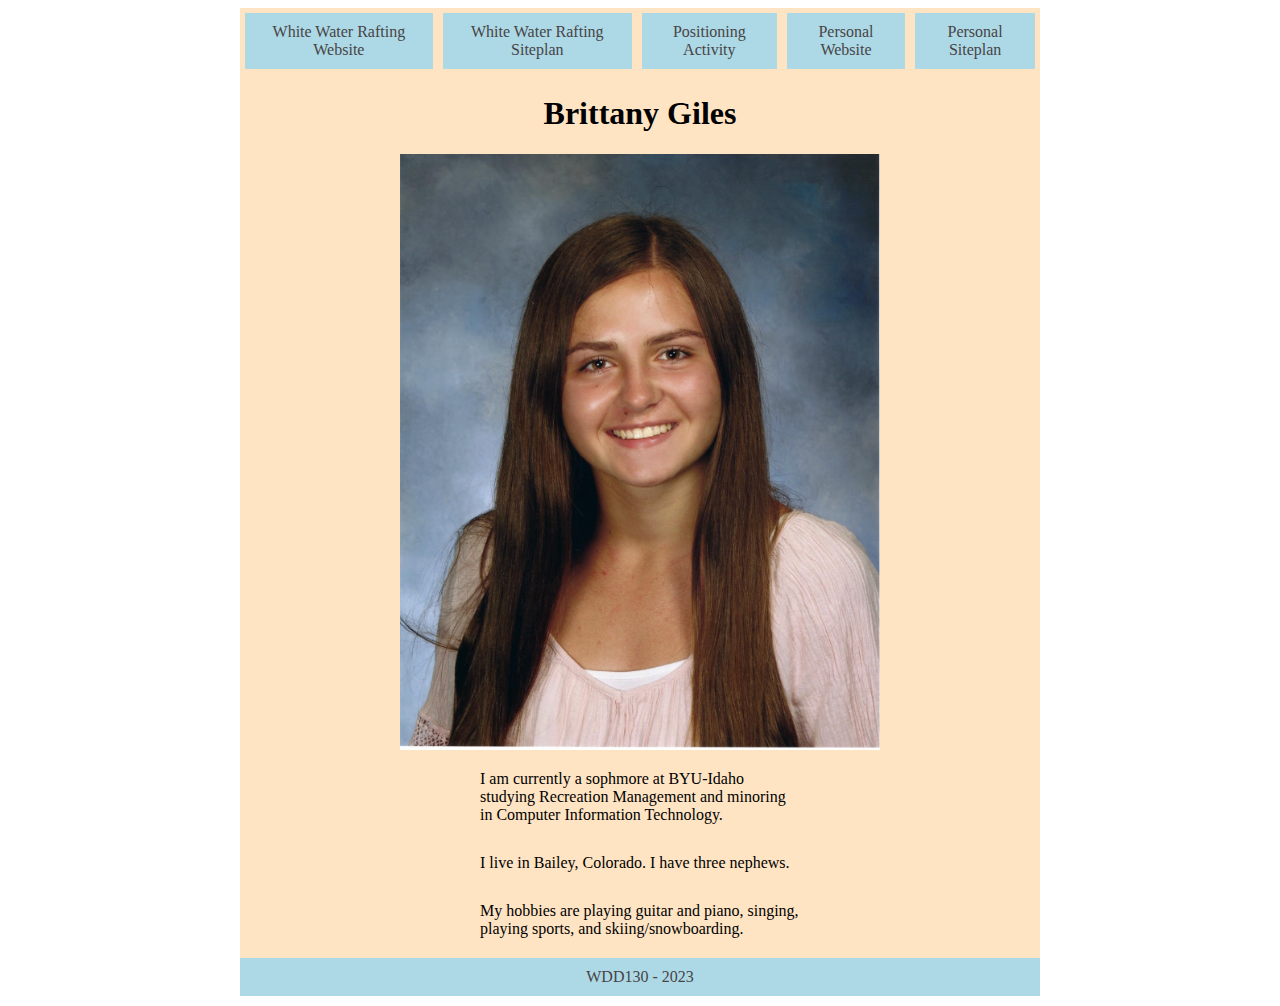
<file: index.html>
<!DOCTYPE html>
<html lang="en">
    <head>
        <meta charset="UTF-8">
        <meta name="viewport" content="width=device-width, initial-scale=1.0">
        <title>WDD130 | Home</title>
        <link href="portal.css" rel="stylesheet">
    </head>
    <body>
        <div id="content">
        <nav id="primary">
            <a href="wwr/index.html">White Water Rafting Website</a>
            <a href="wwr/site-plan-rafting.html">White Water Rafting Siteplan</a>
            <a href="positioning.html">Positioning Activity</a>
            <a href="#">Personal Website</a>
            <a href="#">Personal Siteplan</a>
        </nav> 
        <h1>Brittany Giles</h1> 
        <img src="Brittany Headshot.png" alt="Image of me" width="600">
        <p>I am currently a sophmore at BYU-Idaho studying Recreation Management and minoring in Computer Information Technology.</p>
        <p>I live in Bailey, Colorado. I have three nephews.</p>
        <p>My hobbies are playing guitar and piano, singing, playing sports, and skiing/snowboarding.</p>
        <footer>
            <p>WDD130 - 2023</p>
        </footer>
        </div>
    </body>
</html>
</file>
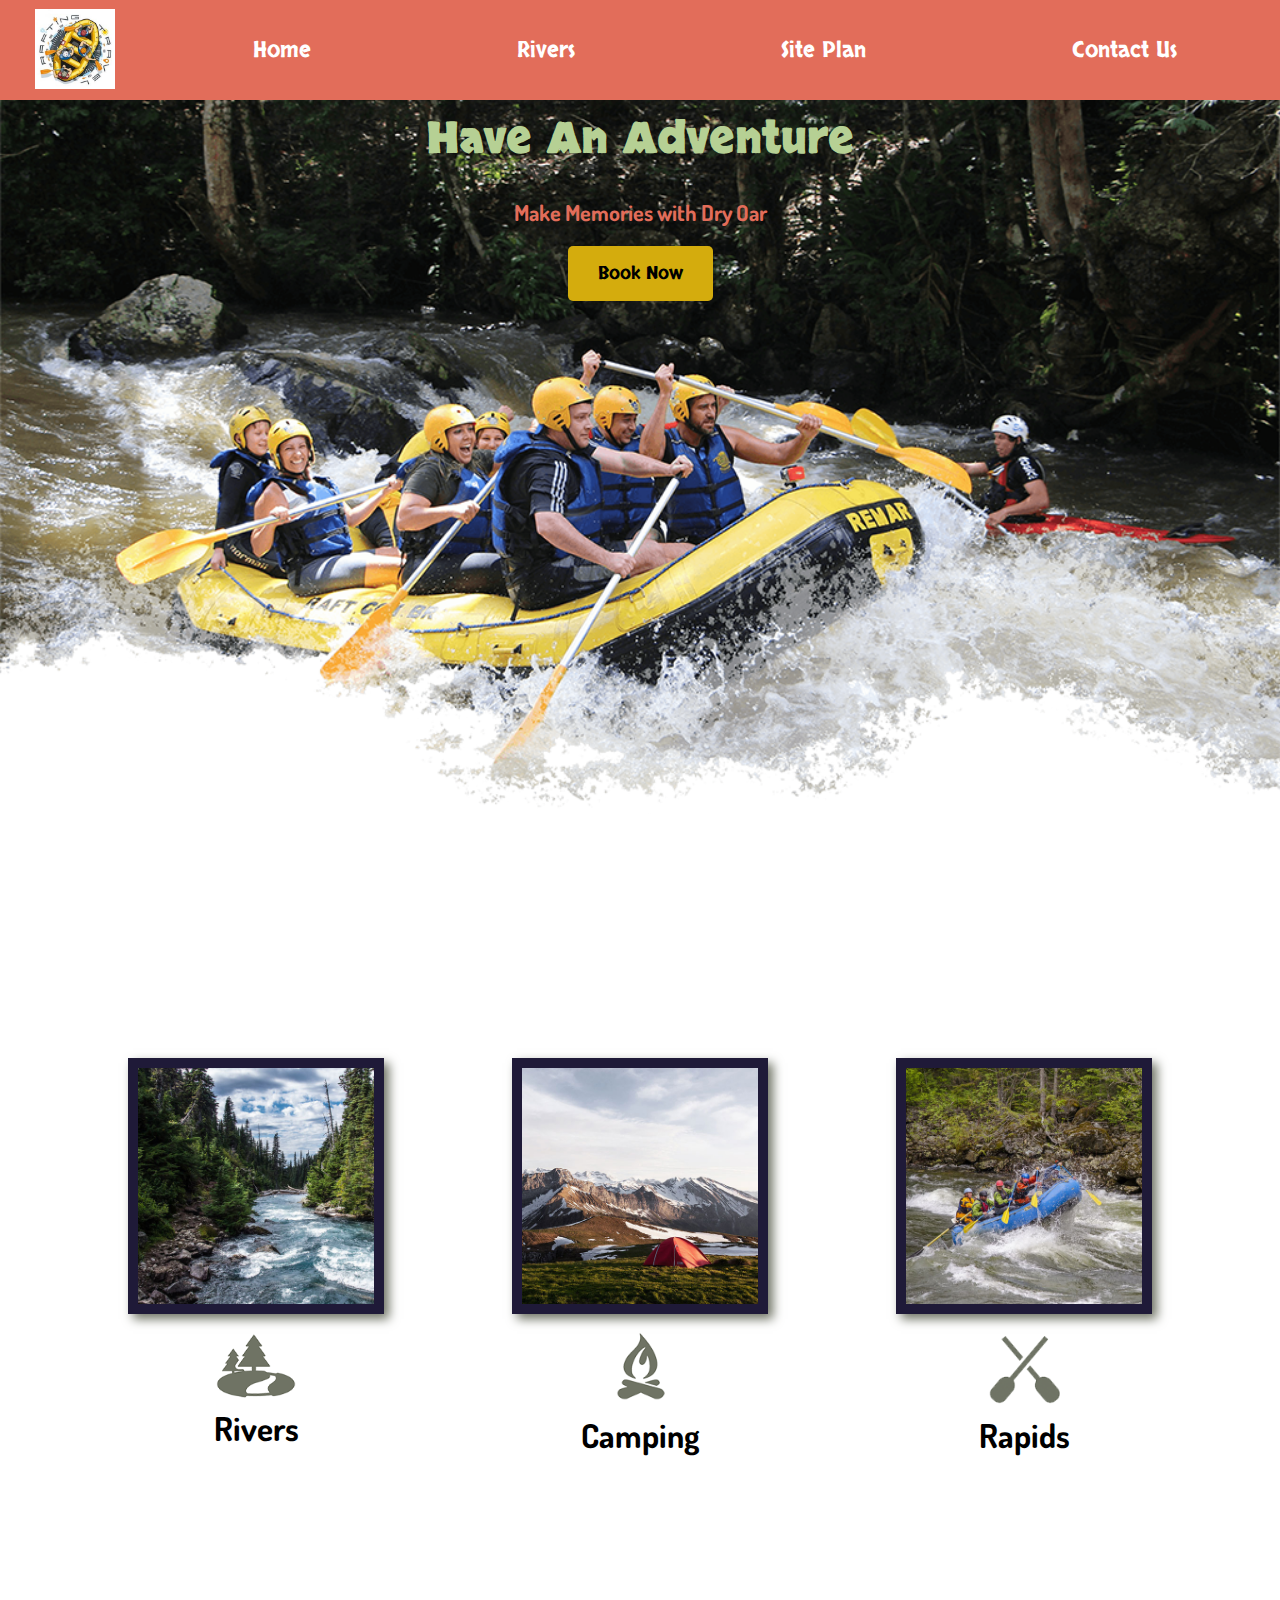
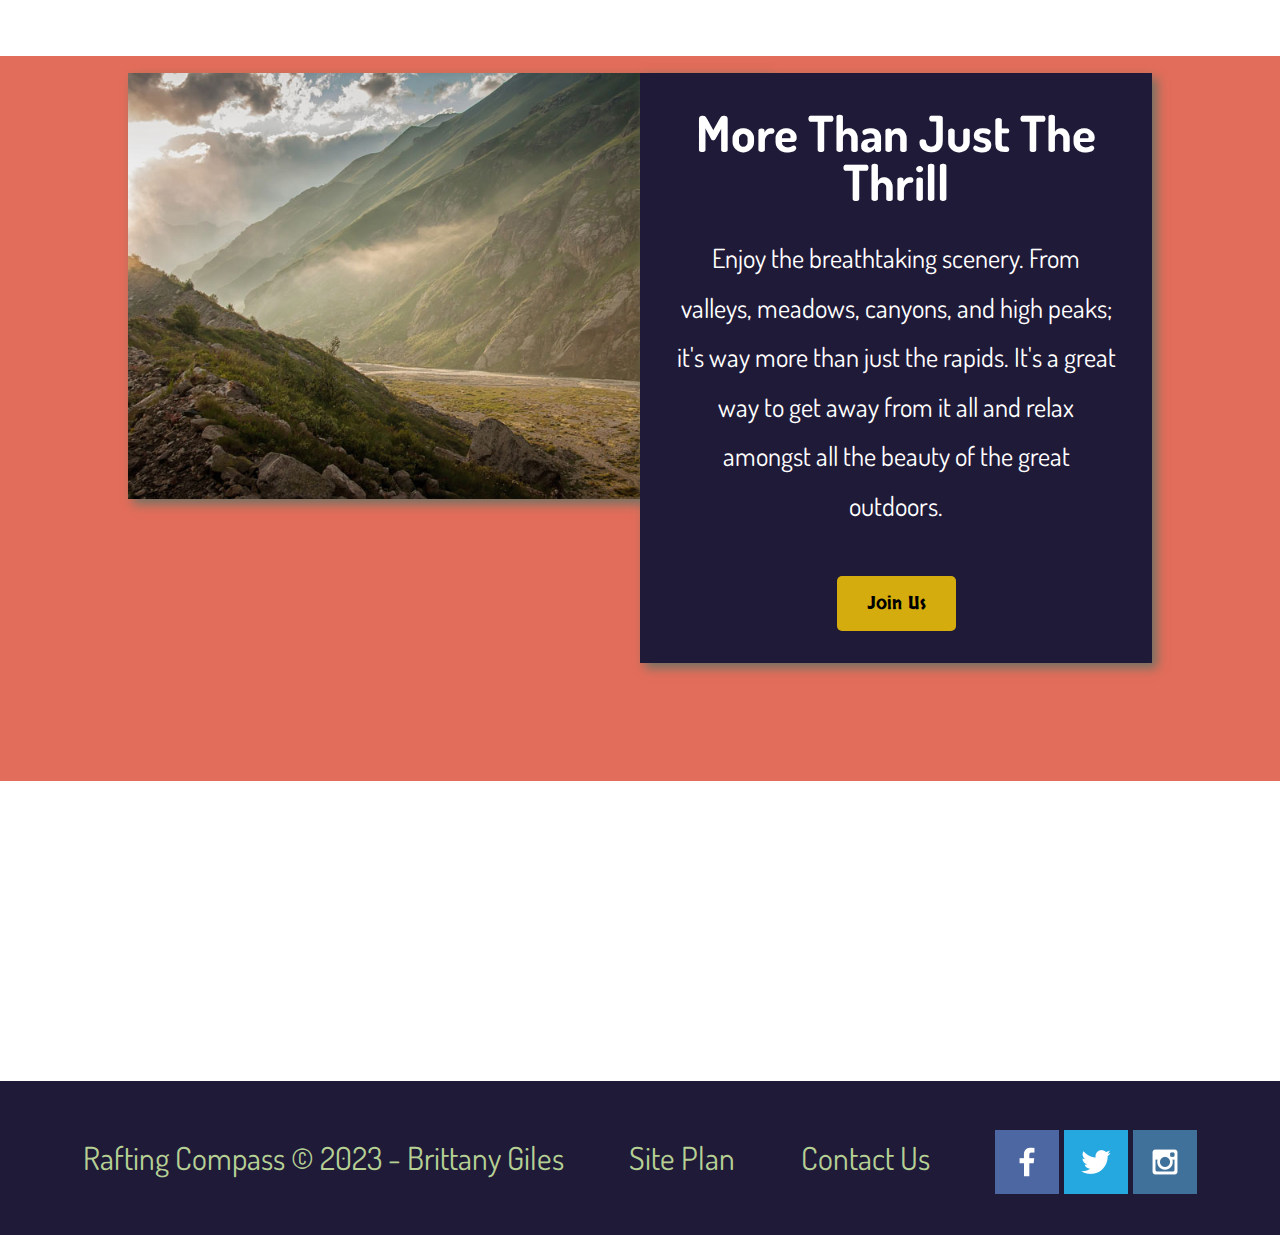
<file: wwr/index.html>
<!DOCTYPE html>
<html lang="en">
<head>
    <meta charset="UTF-8">
    <meta name="viewport" content="width=device-width, initial-scale=1.0">
    <title>Whitewater Rafting Vacations | Dry Oar Boating | Home</title>
    <link rel="stylesheet" href="styles/style.css">
</head>
<body>
    <div id="content">
        <header>
            <a id="logo_link" href="index.html">
                <img class="logo" src="images/raftingcompass.jpg" alt="Rafting Compass Logo">
            </a>
            <nav>
                <a href="index.html">Home</a>
                <a href="rivers.html">Rivers</a>
                <a href="site-plan-rafting.html">Site Plan</a>
                <a href="contactus.html">Contact Us</a>
            </nav>
        </header>
        <div id="hero">
            <div id="hero-box">
                <img id="hero-img" src="images/hero.png" alt="People enjoying white water rafting">
            </div>
            <section id="hero-msg">
                <h1 class="home-title">Have An Adventure</h1>
                <h4>Make Memories with Dry Oar </h4>
                <div class='button-box'>
                    <a class='book' href="contactus.html">Book Now</a>
                </div>
            </section>
        </div>
        <main class="home-grid">
            <section class="rivers-card">
                <img class="card-img" src="images/rivers.jpg" alt="river in forest">
                <img class="icon" src="images/river_icon.png" alt="river icon">
                <h2>Rivers</h2>
            </section>
            <section class="camping-card">
                <img class="card-img" src="images/camping.jpg" alt="tent in mountains">
                <img class="icon" src="images/fire_icon.png" alt="fire icon">
                <h2>Camping</h2>
            </section>
            <section class="rapids-card">
                <img class="card-img" src="images/rapids.jpg" alt="rafting boat">
                <img class="icon" src="images/oars.png" alt="oars icon">
                <h2>Rapids</h2>
            </section>
            <div id="background"></div>
            <img class="mountains" src="images/mountains.jpg" alt="Misty mountains">
            <section class="msg">
                <h2>More Than Just The Thrill</h2>
                <p>Enjoy the breathtaking scenery. From valleys, meadows, canyons, and high peaks; it's way more than just the rapids. It's a great way to get away from it all and relax amongst all the beauty of the great outdoors. </p>
                <a class='join' href="rivers.html">Join Us</a>
            </section>
        </main>
        <footer>
            <p>Rafting Compass &copy; 2023 - Brittany Giles</p>
            <p><a href="site-plan-rafting.html">Site Plan</a></p>
            <p><a href="contactus.html">Contact Us</a></p>
            <div class="social">
                <a href="https://facebook.com" target="_blank">
                    <img src="images/facebook.png" alt="fb icon">
                </a>
                <a href="https://twitter.com" target="_blank">
                    <img src="images/twitter.png" alt="twitter icon">
                </a>
                <a href="https://instagram.com" target="_blank">
                    <img src="images/instagram.png" alt="instagram icon">
                </a>
            </div>
        </footer>
    </div>
</body>
</html>
</file>
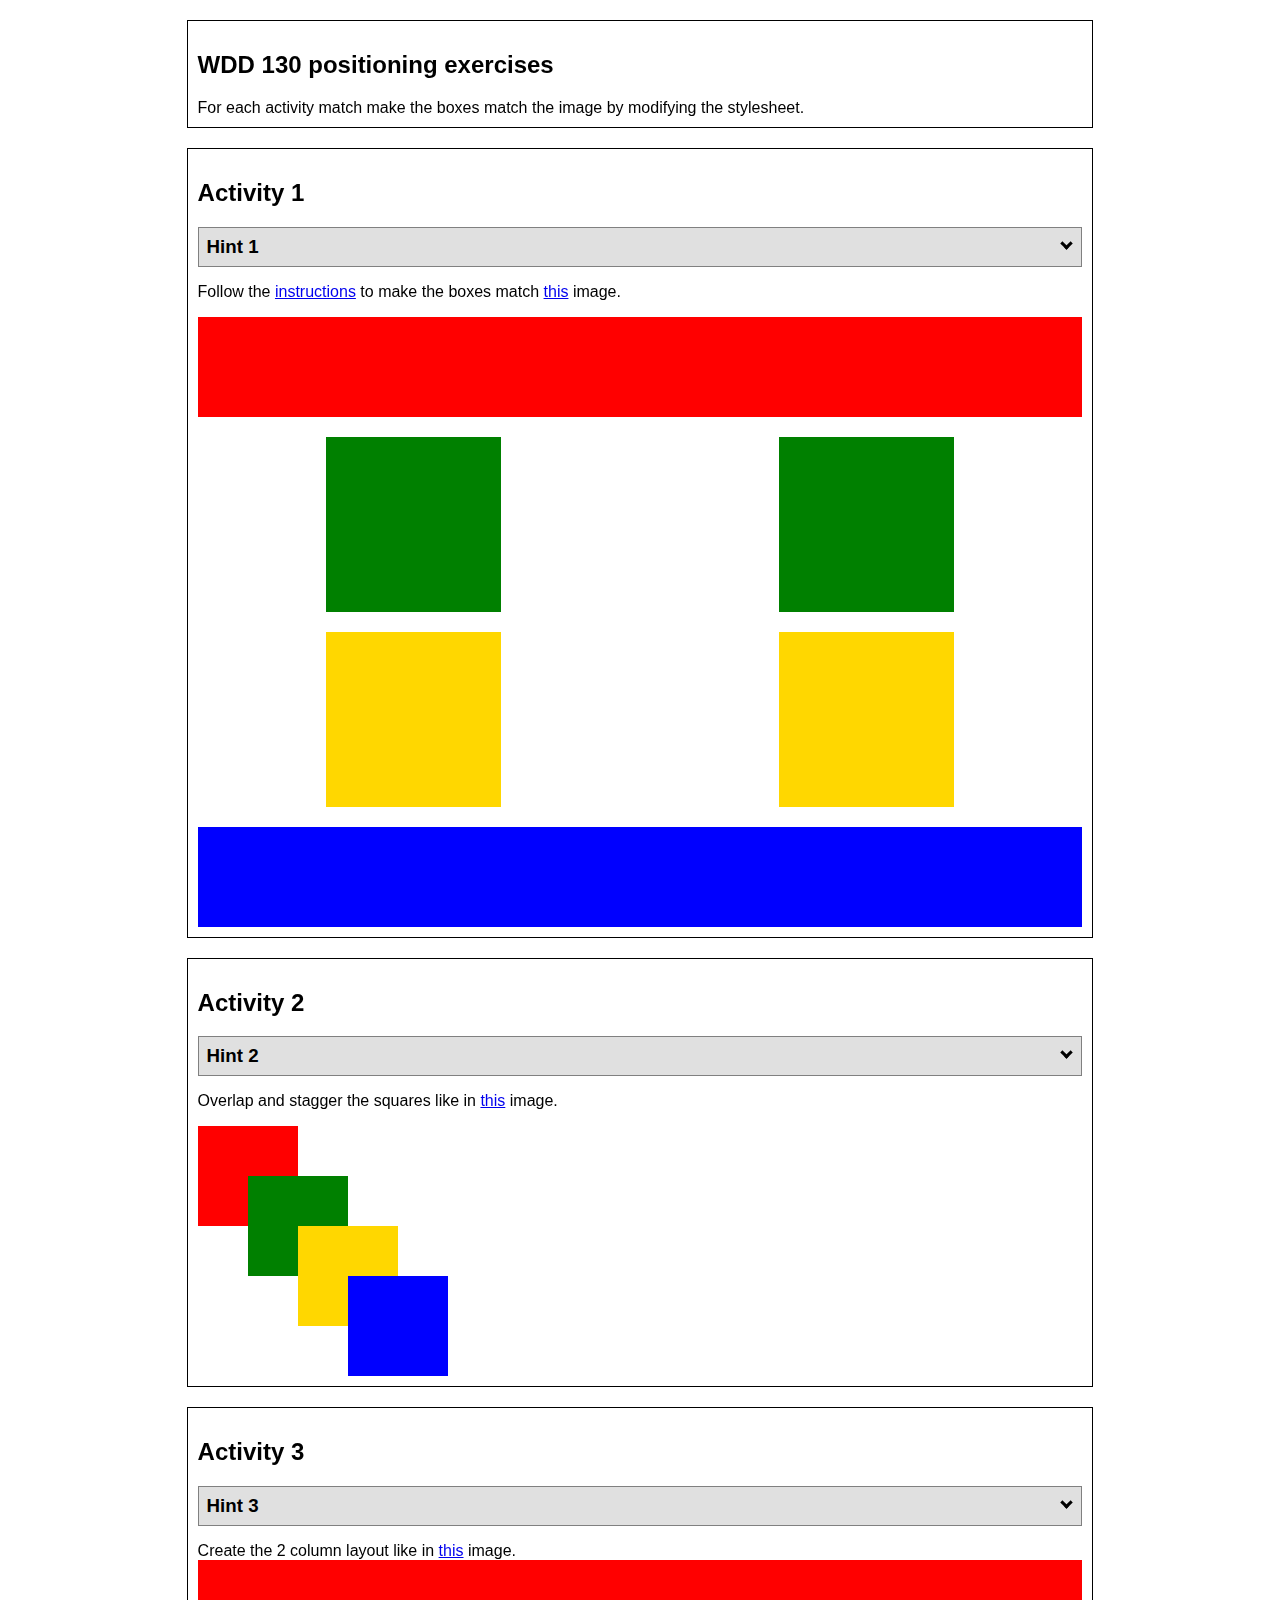
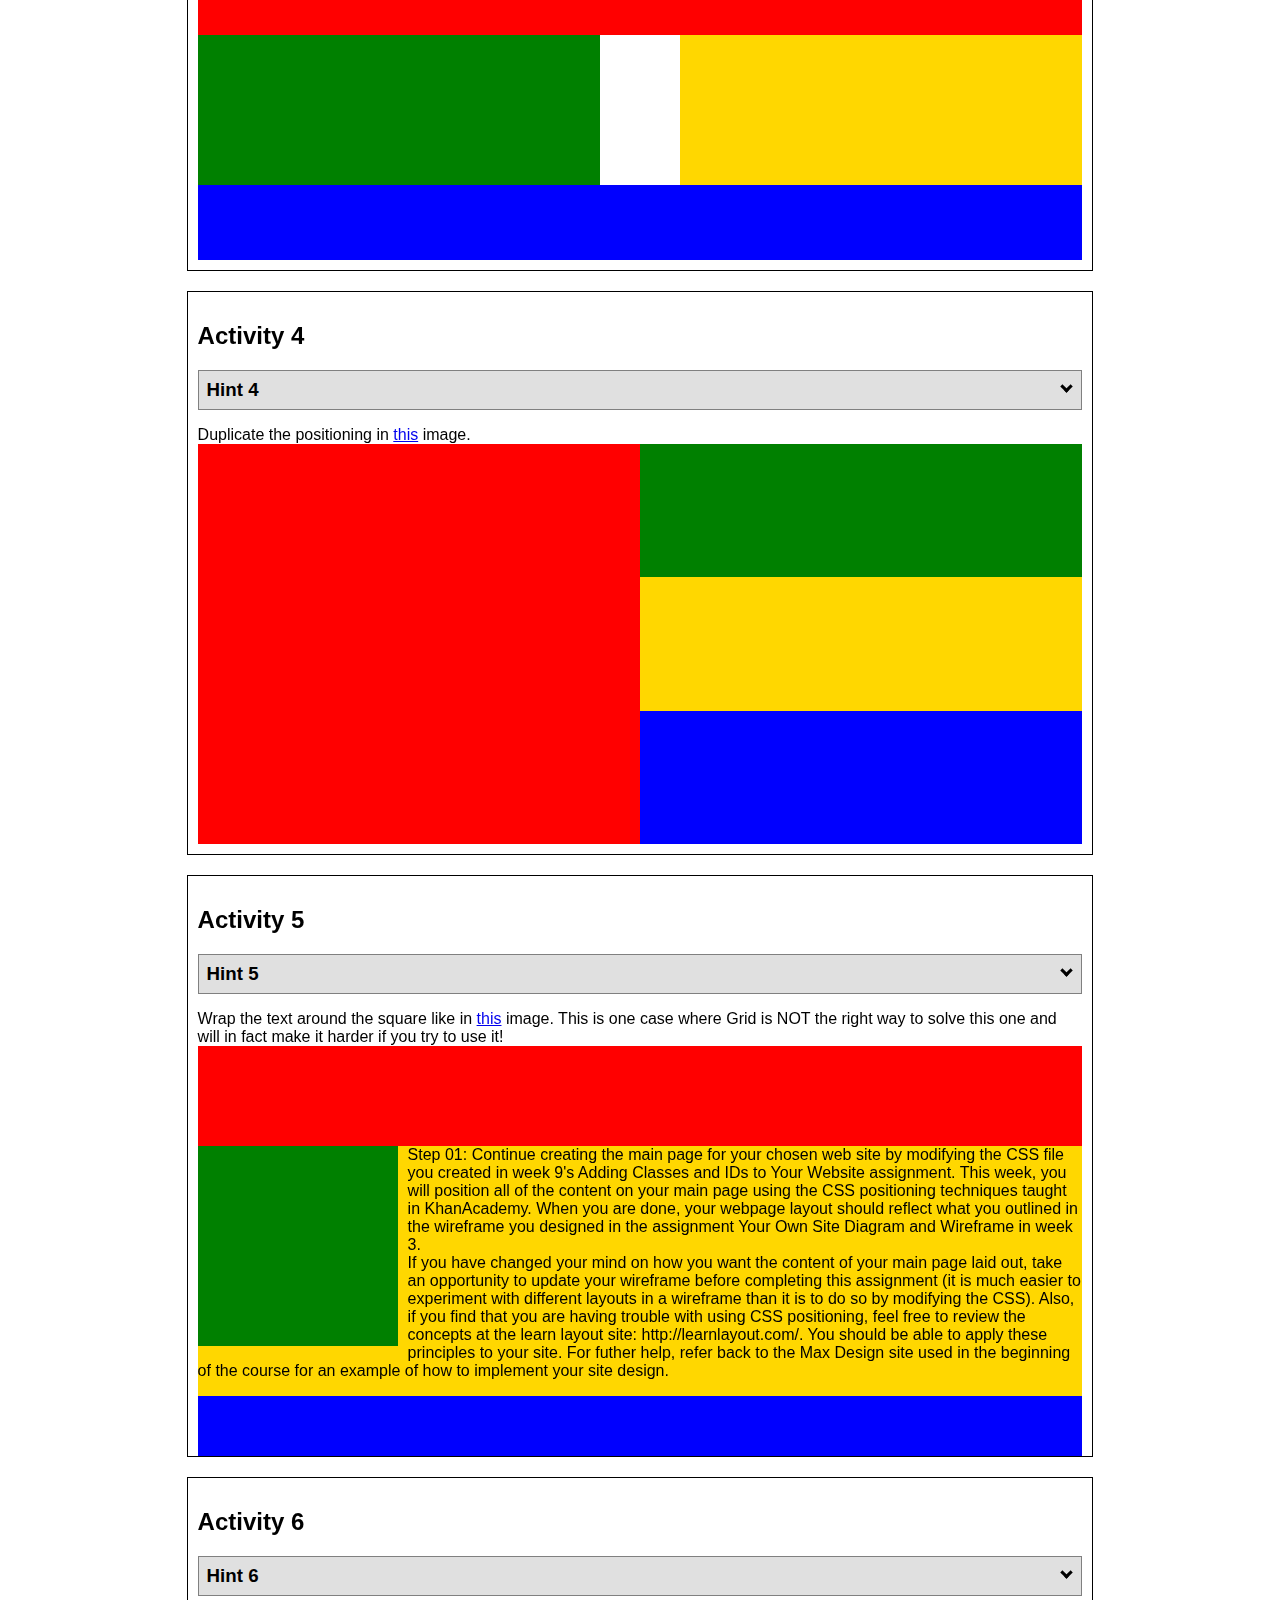
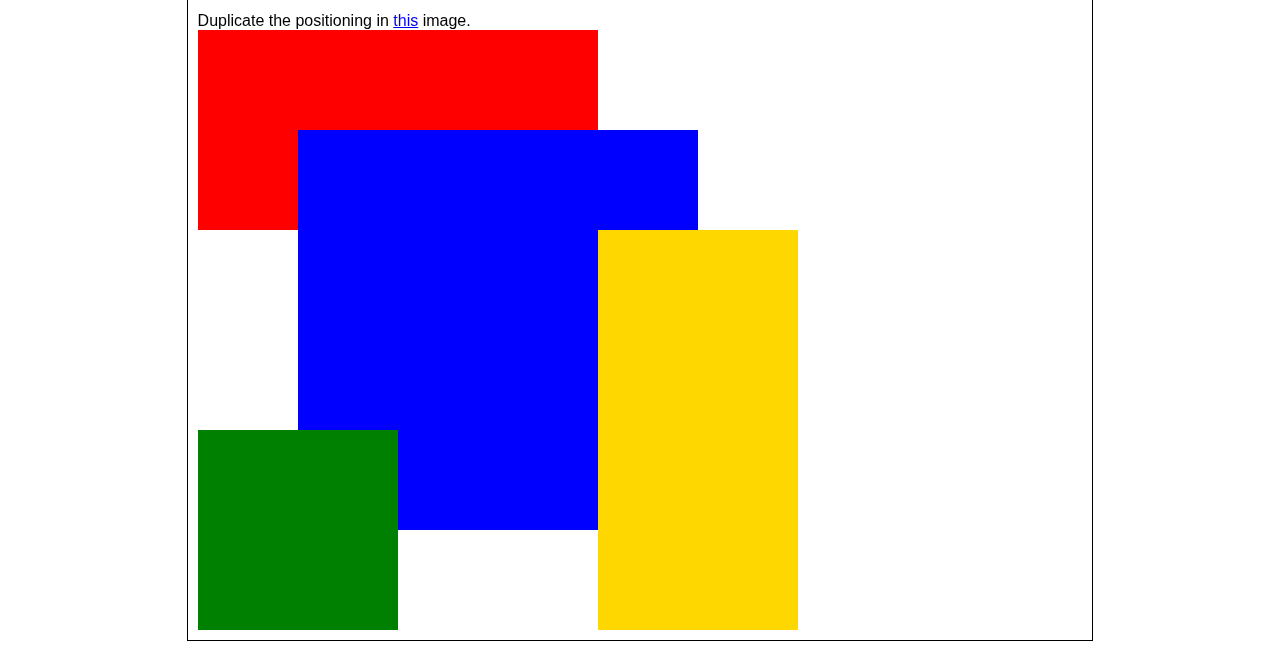
<file: positioning.html>
<!DOCTYPE html>
<html lang="en">
  <head>
    <!-- HTML - Name: positioning.html -->
    <title>Positioning Activity</title>
    <link rel="stylesheet" type="text/css" href="positionstyles.css" />
  </head>
  <body>
    <div class="activity">
      <h2>WDD 130 positioning exercises</h2>
      For each activity match make the boxes match the image by modifying the stylesheet.</div>
    <div class="activity">
      <h2>Activity 1</h2>
      <section class="hint"><input type="checkbox" ><i></i> <h3>Hint 1</h3><div><p>Check out the <a href="https://byui-wdd.github.io/wdd130/activities/w06-css-positioning.html" target="_blank">activity instructions</a> in Ilearn!</p></div></section>
      <p>Follow the <a href="https://byui-wdd.github.io/wdd130/activities/w06-css-positioning.html" target="_blank">instructions</a> to make the boxes match  <a href="https://byui-wdd.github.io/wdd130/images/example1.png" target="_blank">this</a> image.</p>
      <div class="content1" >
        <div class="red1" ></div>
        <div class="green1" ></div>
        <div class="green1" ></div>
        <div class="yellow1"></div>
        <div class="yellow1"></div>
        <div class="blue1"></div>
      </div>
    </div>
    <div class="activity">
      <h2>Activity 2</h2>
      <section class="hint"><input type="checkbox" > <h3>Hint 2</h3><i></i><div>
      <ul>
      <li>grid-template-columns: 50px 50px 50px 50px 50px </li></ul></div></section>
      <p>Overlap and stagger the squares like in <a href="https://byui-wdd.github.io/wdd130/images/example2.png" target="_blank">this</a> image.</p>
      <div class="content2" >
        <div class="red2" ></div>
        <div class="green2" ></div>
        <div class="yellow2"></div>
        <div class="blue2"></div>
      </div>
    </div>
    <div class="activity">
      <h2>Activity 3</h2>
      <section class="hint"><input type="checkbox" > <h3>Hint 3</h3><i></i><div><p>This one is going to be best solved with CSS Grid. Remember to make the boxes the right width first...then start moving them around. </p><h4>Properties used:</h4><ul><li>display:grid;</li><li>grid-template-columns:</li><li>grid-column-gap:</li>
        <li>grid-column:</li>  </ul></div></section>
      Create the 2 column layout like in <a href="https://byui-wdd.github.io/wdd130/images/example3.png" target="_blank">this</a>  image.
      <div class="content3" >
        <div class="red3" ></div>
        <div class="green3" ></div>
        <div class="yellow3"></div>
        <div class="blue3"></div>
      </div>
    </div>
    <div class="activity">
      <h2>Activity 4</h2>
      <section class="hint"><input type="checkbox" > <h3>Hint 4</h3><i></i><div><p>For the others we have been primarily concerned with width. For this one you will need to adjust height as well. </p><h4>Properties used:</h4><ul><li>display:grid;</li><li>grid-template-columns:</li><li>grid-row:</li></ul></div></section>
      Duplicate the positioning in <a href="https://byui-wdd.github.io/wdd130/images/example4.png" target="_blank">this</a> image. 
      <div class="content4" >
        <div class="red4" ></div>
        <div class="green4" ></div>
        <div class="yellow4"></div>
        <div class="blue4"></div>
      </div>
    </div>

    <div class="activity">
      <h2>Activity 5</h2>
      <section class="hint"><input type="checkbox" > <h3>Hint 5</h3><i></i><div><p>Grid is <strong>not</strong> the right way to do this.  In fact there is only one way to really do that...and that is with float. Remember that we float the thing we want the text to wrap around.  Also remember to start by making all the shapes the right size and shape.</p><h4>Properties used:</h4><ul><li>float: left;</li></ul></div></section>
      Wrap the text around the square like in <a href="https://byui-wdd.github.io/wdd130/images/example5.png" target="_blank">this</a> image. This is one case where Grid is NOT the right way to solve this one and will in fact make it harder if you try to use it!
      <div class="content5" >
        <div class="red5" ></div>
        <div class="green5" ></div>
        <div class="yellow5">Step 01: Continue creating the main page for your chosen web site by modifying the CSS file you created in week 9's Adding Classes and IDs to Your Website assignment. This week, you will position all of the content on your main page using the CSS positioning techniques taught in KhanAcademy. When you are done, your webpage layout should reflect what you outlined in the wireframe you designed in the assignment Your Own Site Diagram and Wireframe in week 3. <br />
          If you have changed your mind on how you want the content of your main page laid out, take an opportunity to update your wireframe before completing this assignment (it is much easier to experiment with different layouts in a wireframe than it is to do so by modifying the CSS). Also, if you find that you are having trouble with using CSS positioning, feel free to review the concepts at the learn layout site: http://learnlayout.com/. You should be able to apply these principles to your site. For futher help, refer back to the Max Design site used in the beginning of the course for an example of how to implement your site design.</div>
        <div class="blue5"></div>
      </div>
    </div>
    <div class="activity">
      <h2>Activity 6</h2>
      <section class="hint"><input type="checkbox" > <h3>Hint 6</h3><i></i><div><p>This one is all about visualizing the grid behind the layout. If you are having a hard time doing that first: all the sizes are even multiples of 100, and second here is another example with the lines drawn: <a href="https://byui-wdd.github.io/wdd130/images/example6-hint.png" target="_blank">example 6 with lines</a>. For this one you will find it easiest if you use px for the column width. You can also use <kbd>z-index</kbd> to control the element layering.    </p><h4>Properties used:</h4><ul><li>display:grid;</li><li>grid-template-columns:</li><li>grid-column:</li><li>grid-row:</li><li><a href="https://www.w3schools.com/cssref/pr_pos_z-index.asp" target="_blank">z-index:</a></li></ul></div></section>
      Duplicate the positioning in <a href="https://byui-wdd.github.io/wdd130/images/example6.png" target="_blank">this</a> image.
      <div class="content6" >
        <div class="red6" ></div>
        <div class="green6" ></div>
        <div class="yellow6"></div>
        <div class="blue6"></div>
      </div>
    </div>
  </body>
</html>
</file>
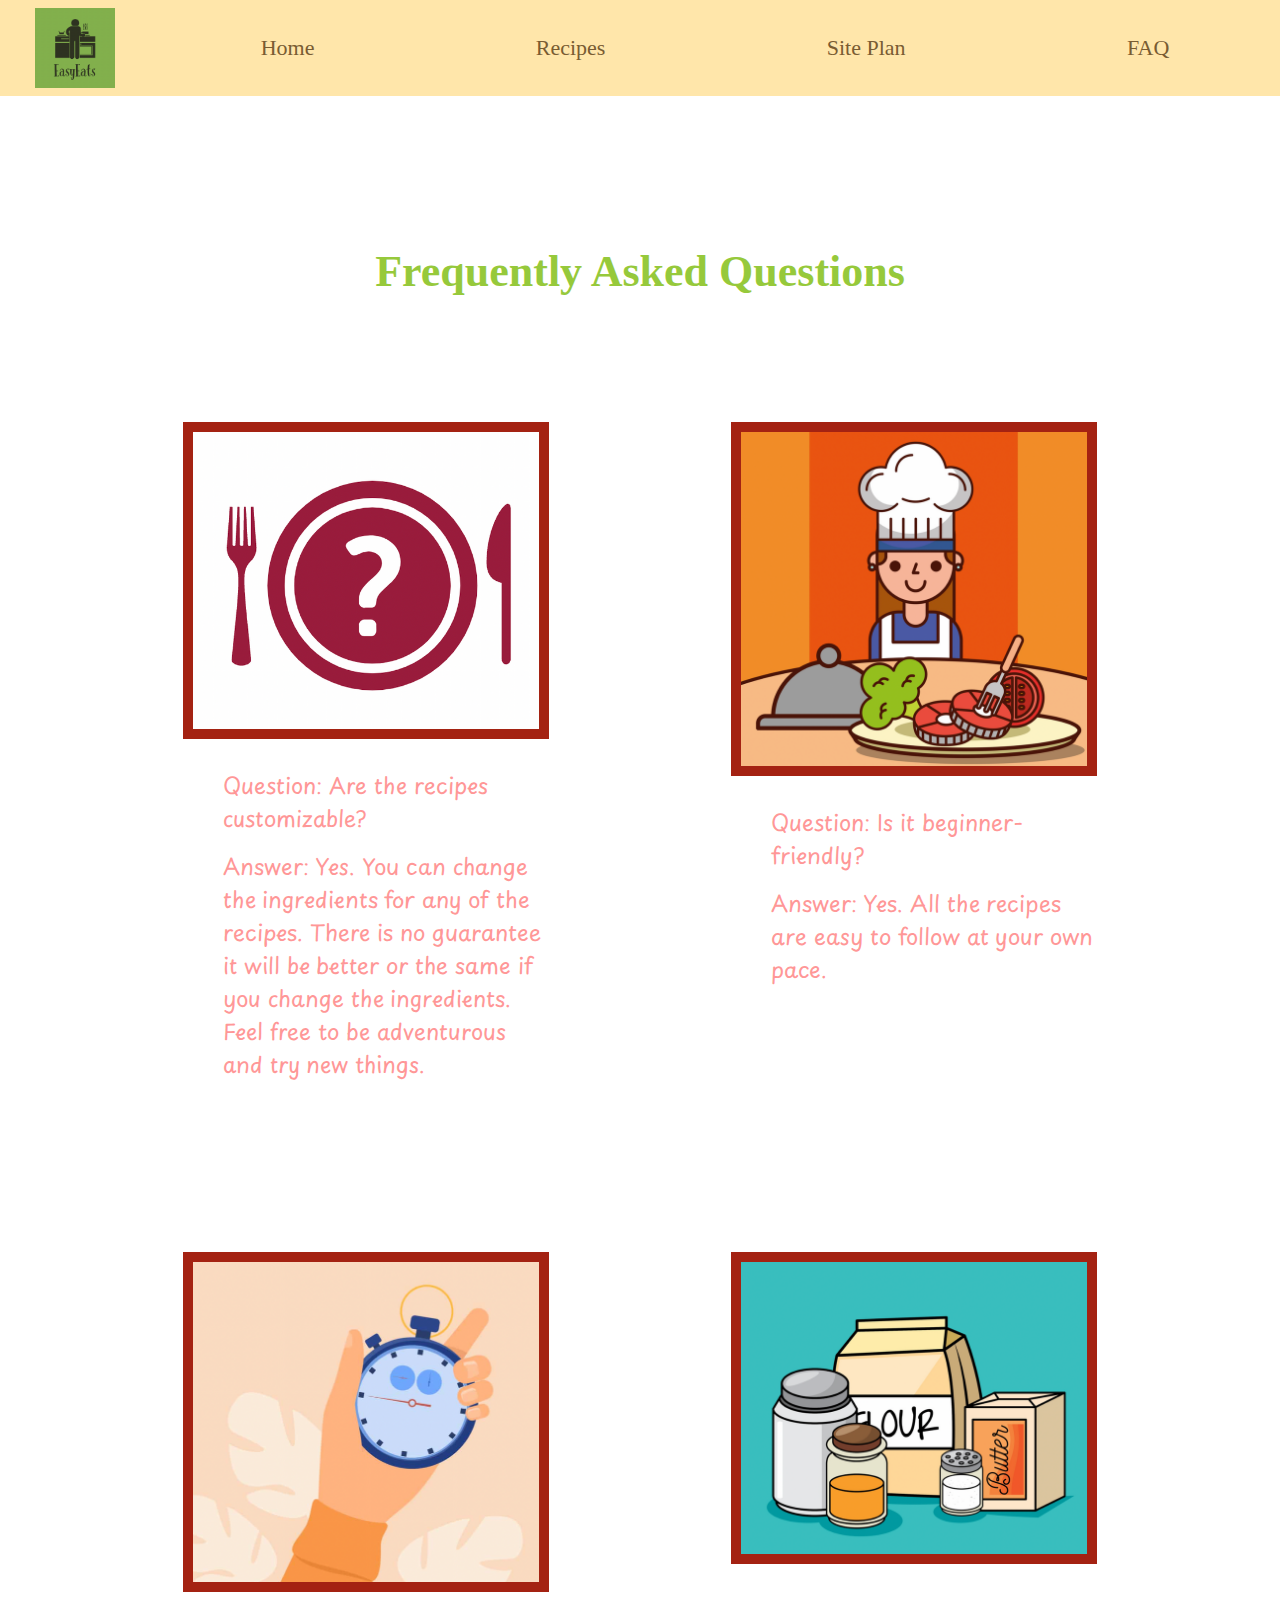
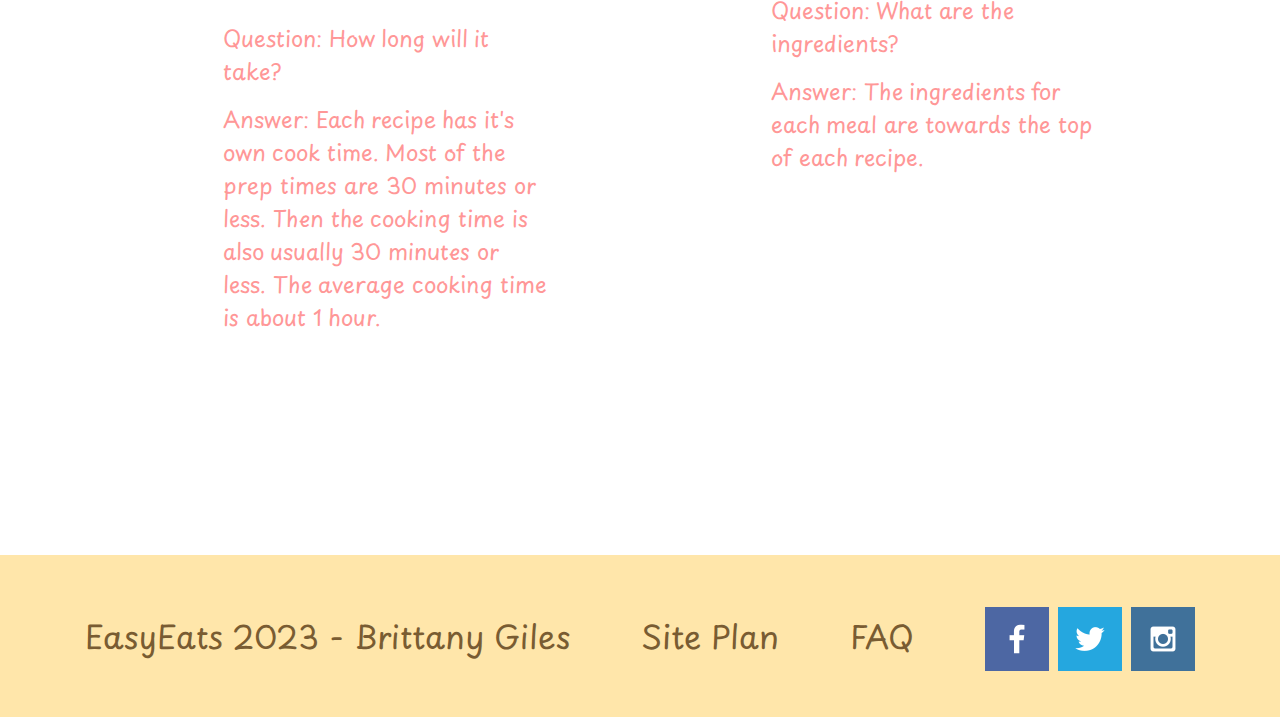
<file: easyeats/faq.html>
<!DOCTYPE html>
<html lang="en">
<head>
    <meta charset="UTF-8">
    <meta name="viewport" content="width=device-width, initial-scale=1.0">
    <title>EasyEats | Easy Recipes | FAQ</title>
    <link rel="stylesheet" href="styles/faq.css">
</head>
<body>
    <div id="content">
        <header>
            <a id="logo_link" href="index.html">
                <img class="logo" src="EasyEatsLogo.png" alt="Person Cooking">
            </a>
            <nav>
                <a href="index.html">Home</a>
                <a href="recipes.html">Recipes</a>
                <a href="site-plan.html">Site Plan</a>
                <a href="faq.html">FAQ</a>
            </nav>
        </header>
        <div id="home">
            <section id="home-msg">
                <h1 class="home-title">Frequently Asked Questions</h1>
            </section>
        </div>
        <main class="home-grid">
            <section class="Recipe_1">
                <img class="recipe-img" src="images/dinnerquestion.png" alt="Enchiladas Dish">
                <ul>
                    <li>Question: Are the recipes customizable?</li>
                    <li>Answer: Yes. You can change the ingredients for any of the recipes. There is no
                    guarantee it will be better or the same if you change the ingredients.
                    Feel free to be adventurous and try new things.</li>
                </ul>
            </section>
            <section class="Recipe_2">
                <img class="recipe-img" src="images/howto.png" alt="Flaquitos Dish">
                <ul>
                    <li>Question: Is it beginner-friendly?</li>
                    <li>Answer: Yes. All the recipes are easy to follow at your own pace.</li>
                </ul>
            </section>
            <section class="Recipe_3">
                <img class="recipe-img" src="images/time.png" alt="Chicken Chili Dish">
                <ul>
                    <li>Question: How long will it take?</li>
                    <li>Answer: Each recipe has it's own cook time. Most of the prep times are 30 minutes or less.
                    Then the cooking time is also usually 30 minutes or less. The average cooking time
                    is about 1 hour.</li>
                </ul>
            </section>
            <section class="Recipe_4">
                <img class="recipe-img" src="images/ingredients.png" alt="Potato Soup Dish">
                <ul>
                    <li>Question: What are the ingredients?</li>
                    <li>Answer: The ingredients for each meal are towards the top of each recipe.</li>
                </ul>
            </section>
        </main>
        <footer>
            <p>EasyEats 2023 - Brittany Giles</p>
            <p><a href="site-plan.html">Site Plan</a></p>
            <p><a href="faq.html">FAQ</a></p>
            <div class="social">
                <a href="https://facebook.com" target="_blank">
                    <img src="images/facebook.png" alt="fb icon">
                </a>
                <a href="https://twitter.com" target="_blank">
                    <img src="images/twitter.png" alt="twitter icon">
                </a>
                <a href="https://instagram.com" target="_blank">
                    <img src="images/instagram.png" alt="instagram icon">
                </a>
            </div>
        </footer>
    </div>
</body>
</html>
</file>
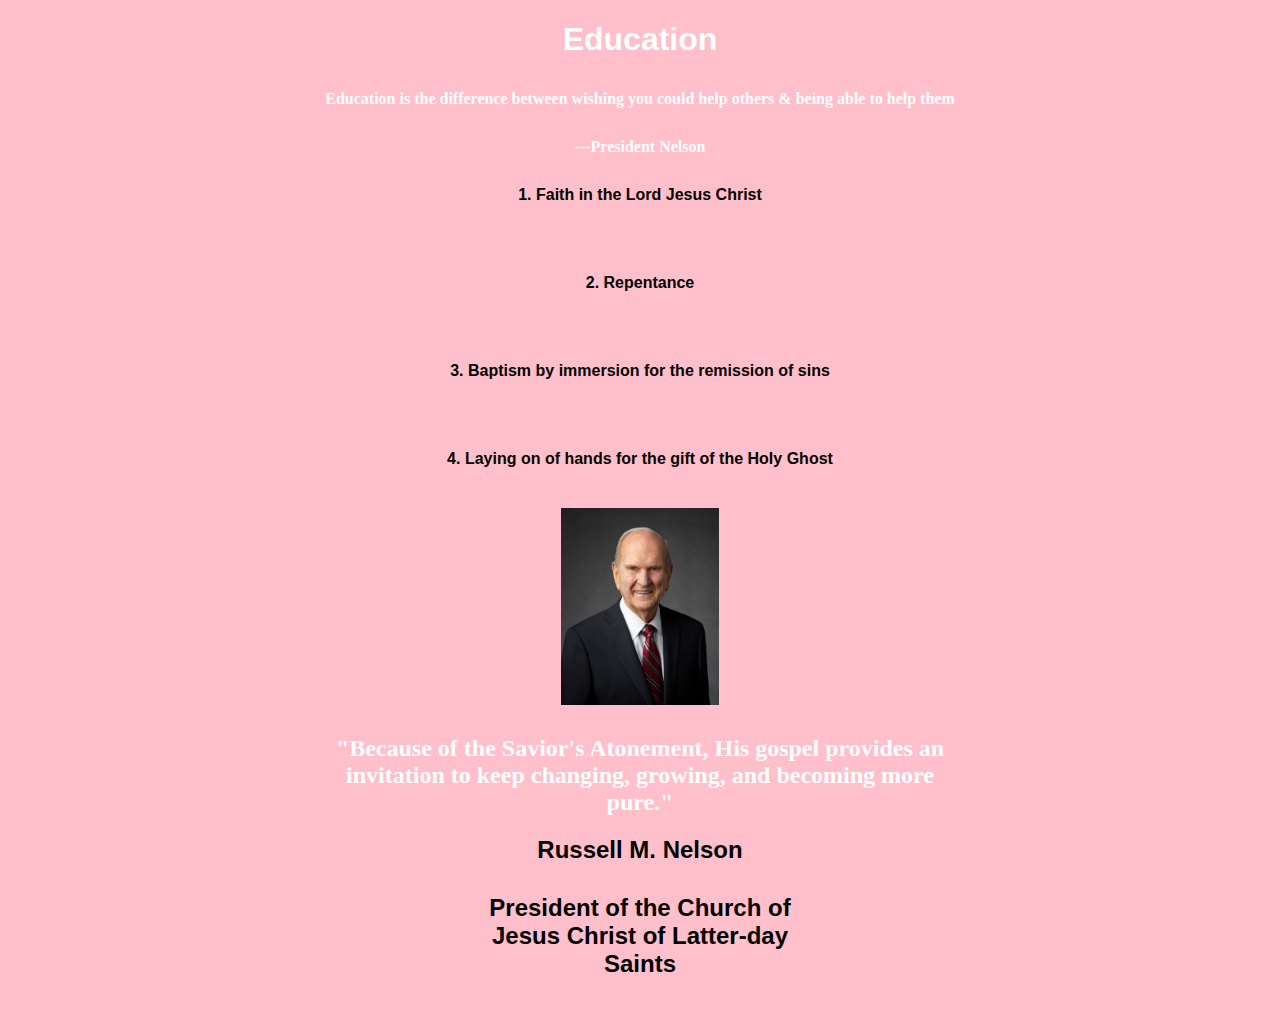
<file: ICE/ICE Week4.html>
<!DOCTYPE html>
<html lang="en">
<head>
    <meta charset="UTF-8">
    <meta name="viewport" content="width=device-width, initial-scale=1.0">
    <title>ICE Challenge Week 4</title>
    <link href="ICE Week4.css" rel="stylesheet">
</head>
<body>
    <h1>Education</h1> 
    <h2>Education is the difference between wishing you could help others & being able to help them</p1>
    <h2>---President Nelson</p1>
    <h3>1. Faith in the Lord Jesus Christ</p>
    <h3>2. Repentance</p>
    <h3>3. Baptism by immersion for the remission of sins</p>
    <h3>4. Laying on of hands for the gift of the Holy Ghost</p>
    <img src="NelsonHeadshot2018.jpg" alt="logo">
    <h4>"Because of the Savior's Atonement, His gospel provides an invitation to keep changing, growing, and becoming more pure."</p2>
    <footer>
        <p>Russell M. Nelson</p>
        <p>President of the Church of Jesus Christ of Latter-day Saints</p>
    </footer>
</body>
</html>
</file>
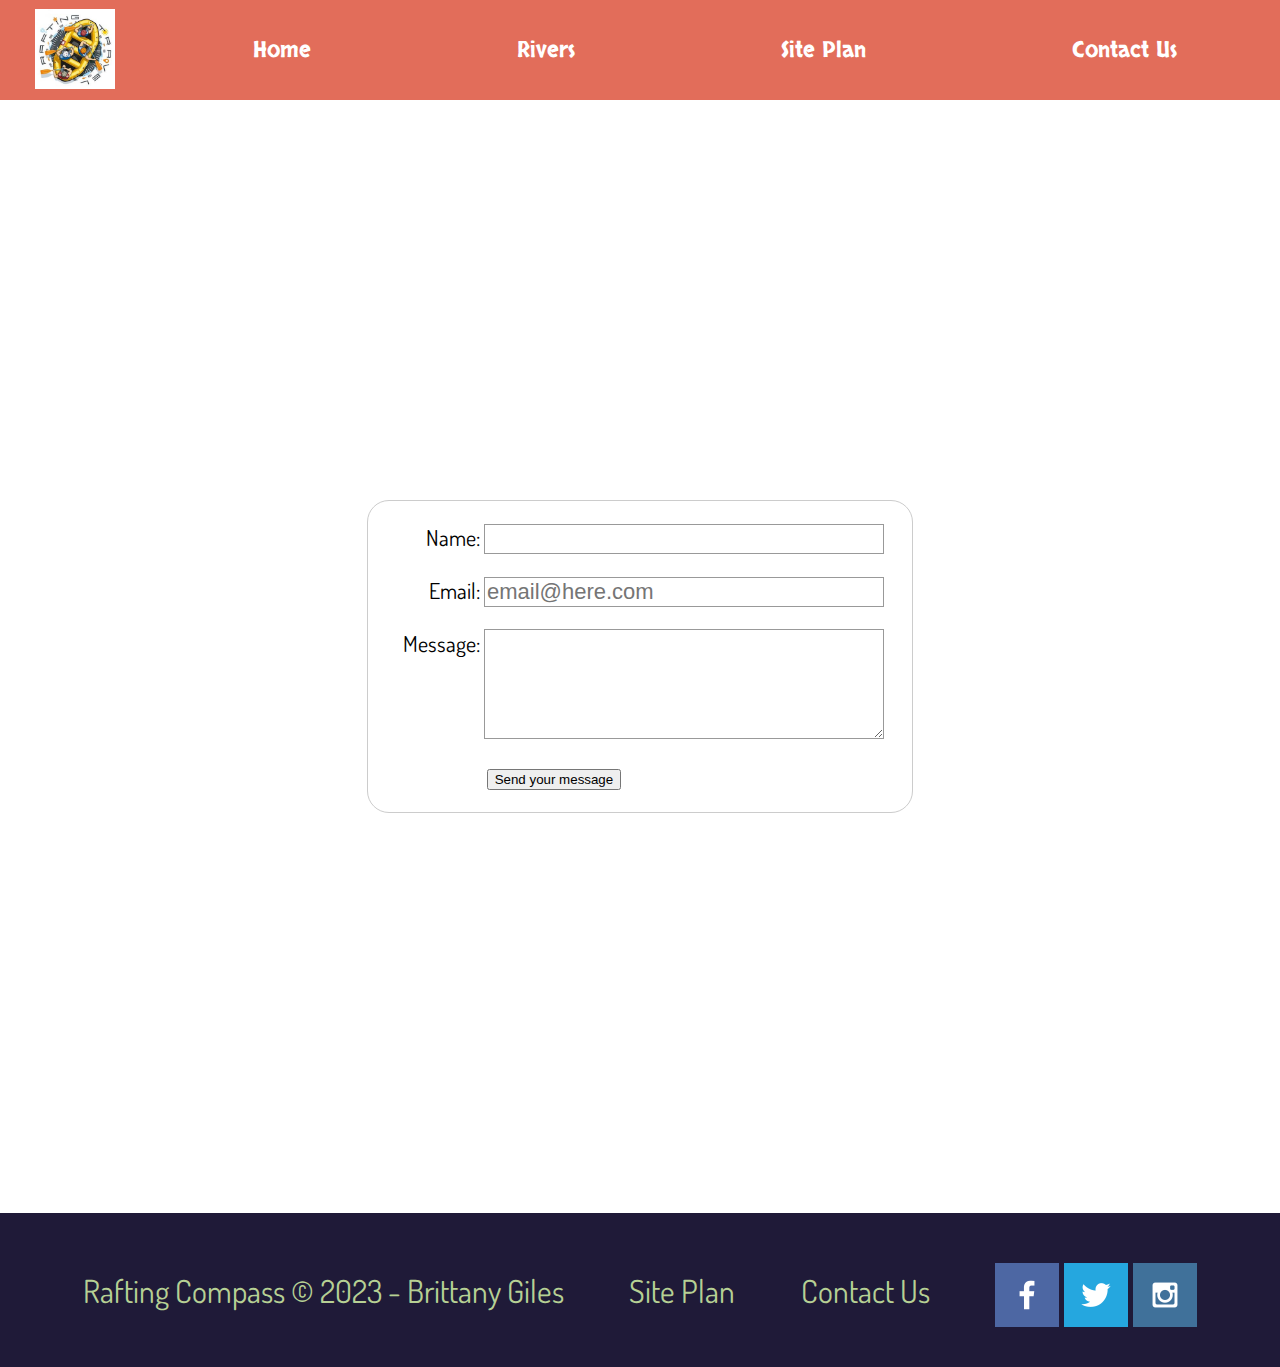
<file: wwr/contactus.html>
<!DOCTYPE html>
<html lang="en">
<head>
    <meta charset="UTF-8">
    <meta name="viewport" content="width=device-width, initial-scale=1.0">
    <title>Whitewater Rafting Vacations | Dry Oar Boating | Home</title>
    <link rel="stylesheet" href="styles/contactus.css">
</head>
<body>
    <div id="content">
        <header>
            <a id="logo_link" href="index.html">
                <img class="logo" src="images/raftingcompass.jpg" alt="Rafting Compass Logo">
            </a>
            <nav>
                <a href="index.html">Home</a>
                <a href="rivers.html">Rivers</a>
                <a href="site-plan-rafting.html">Site Plan</a>
                <a href="contactus.html">Contact Us</a>
            </nav>
        </header>
        <main>
            <div id="feedback"></div>
            <form action="#" method="post">
                <ul>
                  <li>
                    <label for="name">Name:</label>
                    <input type="text" id="name" name="user_name" />
                  </li>
                  <li>
                    <label for="mail">Email:</label>
                    <input type="email" id="mail" name="user_email" required placeholder="email@here.com"/>
                  </li>
                  <li>
                    <label for="msg">Message:</label>
                    <textarea id="msg" name="user_message"></textarea>
                  </li>
                  <li class="button">
                    <button type="submit">Send your message</button>
                  </li>                  
                </ul>
              </form>        
        </main>
        <footer>
            <p>Rafting Compass &copy; 2023 - Brittany Giles</p>
            <p><a href="site-plan-rafting.html">Site Plan</a></p>
            <p><a href="contactus.html">Contact Us</a></p>
            <div class="social">
                <a href="https://facebook.com" target="_blank">
                    <img src="images/facebook.png" alt="fb icon">
                </a>
                <a href="https://twitter.com" target="_blank">
                    <img src="images/twitter.png" alt="twitter icon">
                </a>
                <a href="https://instagram.com" target="_blank">
                    <img src="images/instagram.png" alt="instagram icon">
                </a>
            </div>
        </footer>
    </div>
    <script>
        // get the feedback div element so we can do something with it.
        const feedbackElement = document.getElementById('feedback');
        // get the form so we can read what was entered in it.
        const formElement = document.forms[0];
        // add a 'listener' to wait for a submission of our form. When that happens run the code below.
        formElement.addEventListener('submit', function(e) {
            // stop the form from doing the default action.
            e.preventDefault();
            // set the contents of our feedback element to a message letting the user know the form was submitted successfully. Notice that we pull the name that was entered in the form to personalize the message!
            feedbackElement.innerHTML = 'Hello '+ formElement.user_name.value +'! Thank you for your message. We will get back with you as soon as possible!';
            // make the feedback element visible.
            feedbackElement.style.display = "block";
            // add a class to move everything down so our message doesn't cover it.
            document.body.classList.toggle('moveDown');
        });
    </script>
</body>
</html>
</file>
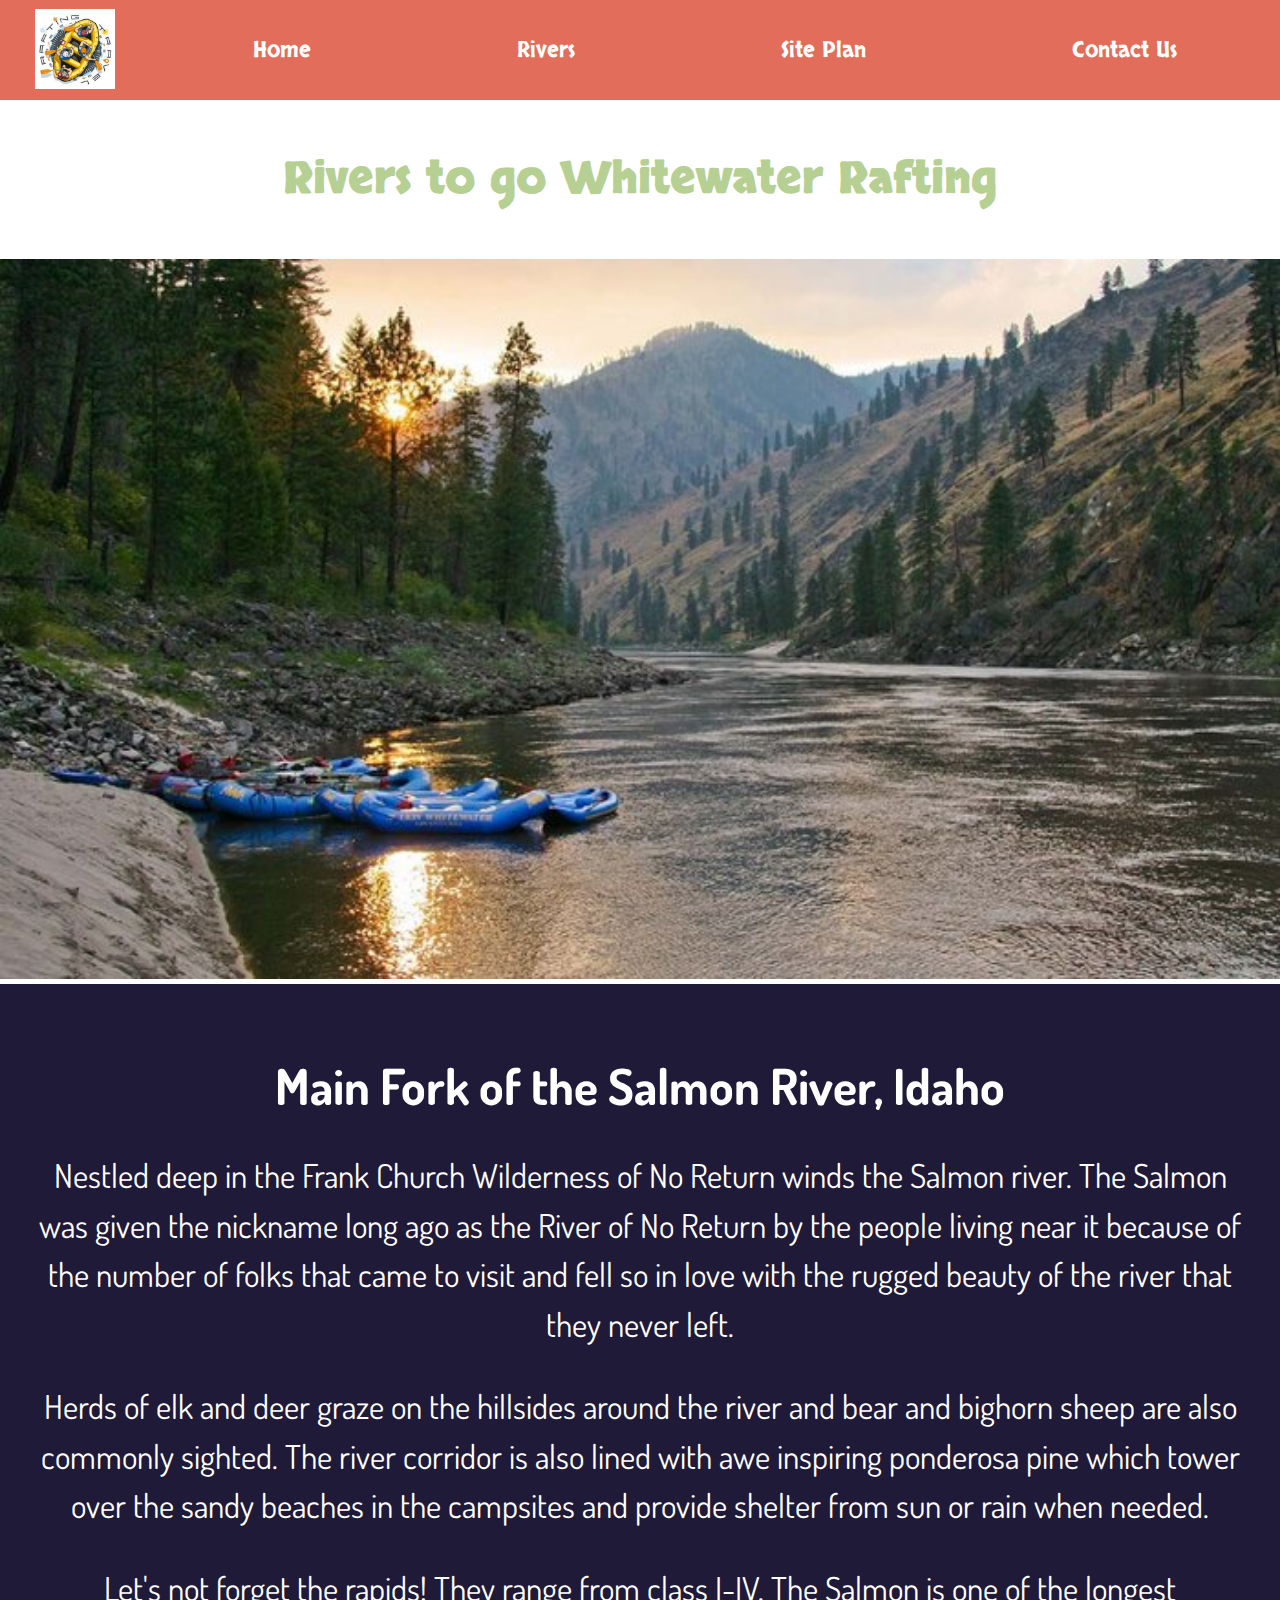
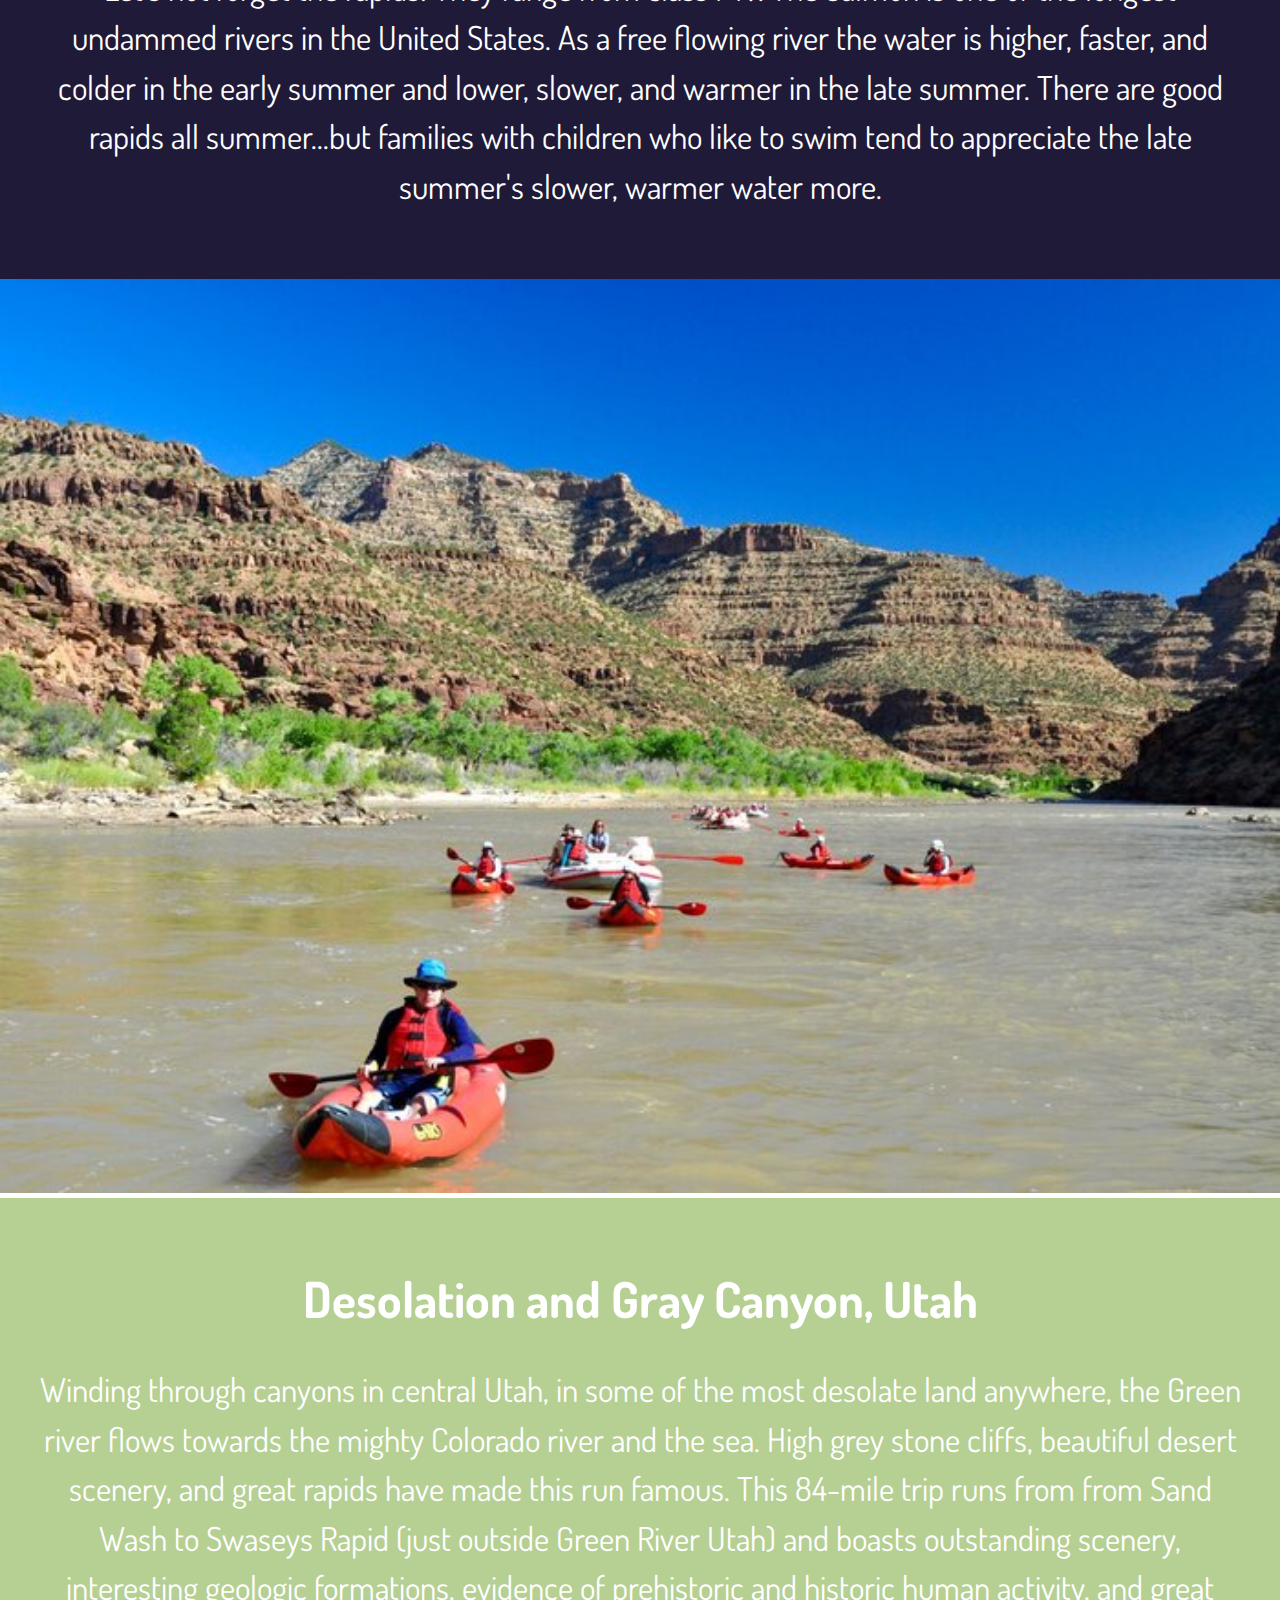
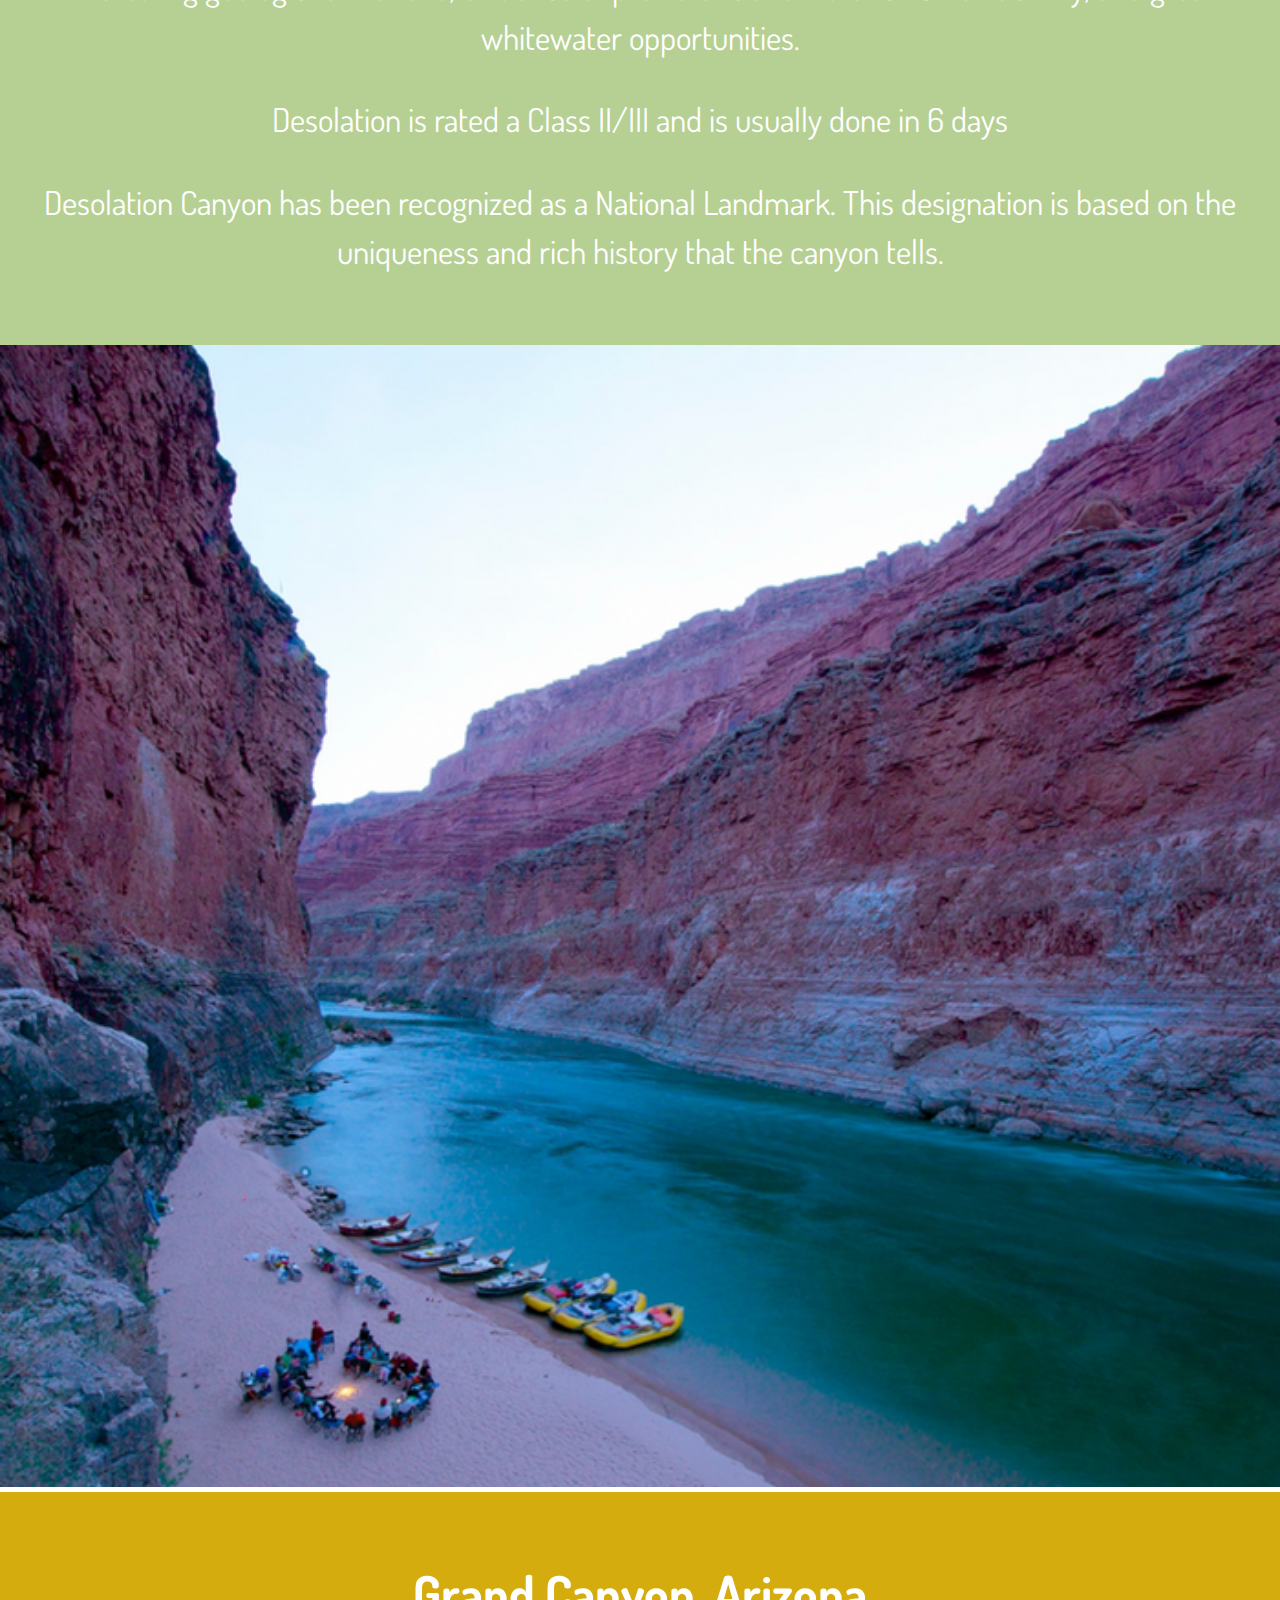
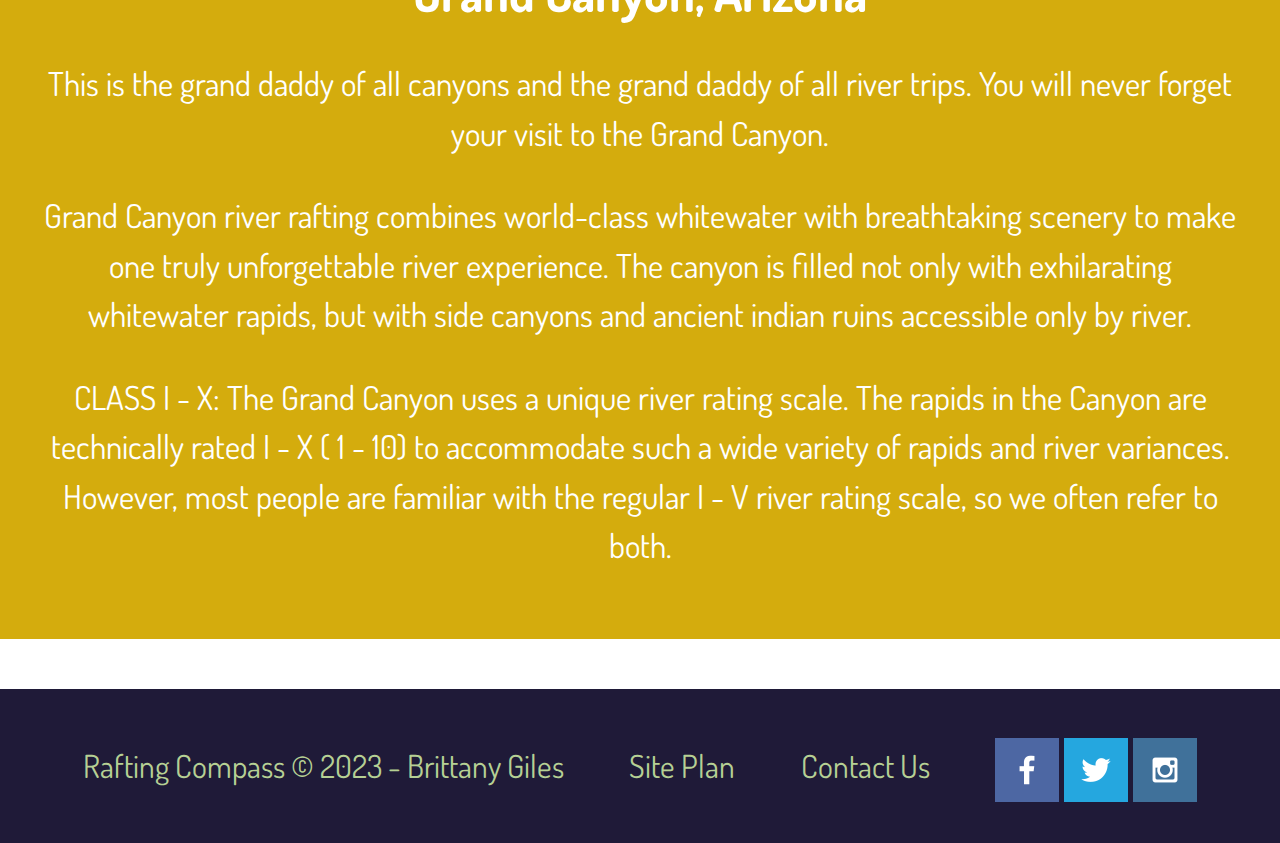
<file: wwr/rivers.html>
<!DOCTYPE html>
<html lang="en">
<head>
    <meta charset="UTF-8">
    <meta name="viewport" content="width=device-width, initial-scale=1.0">
    <title>Rivers</title>
    <link rel="stylesheet" href="styles/rivers.css">
</head>
<body>
    <div id="content">
        <header>
            <a id="logo_link" href="index.html">
                <img class="logo" src="images/raftingcompass.jpg" alt="Rafting Compass Logo">
            </a>
            <nav>
                <a href="index.html">Home</a>
                <a href="rivers.html">Rivers</a>
                <a href="site-plan-rafting.html">Site Plan</a>
                <a href="contactus.html">Contact Us</a>
            </nav>
        </header>
        <div id="home">
            <h1 class="home-title">Rivers to go Whitewater Rafting</h1>
        </div>
        <main class="home-grid">
            <img class="idaho" src="images/salmon.jpg" alt="Main Fork of Salmon River">
            <section class="msg1">
                <h2>Main Fork of the Salmon River, Idaho</h2>
                <p>Nestled deep in the Frank Church Wilderness of No Return winds the Salmon river. The Salmon was given the nickname long ago as the River of No Return by the people living near it because of the number of folks that came to visit and fell so in love with the rugged beauty of the river that they never left.</p>
                <p>Herds of elk and deer graze on the hillsides around the river and bear and bighorn sheep are also commonly sighted. The river corridor is also lined with awe inspiring ponderosa pine which tower over the sandy beaches in the campsites and provide shelter from sun or rain when needed.</p> 
                <p>Let's not forget the rapids! They range from class I-IV. The Salmon is one of the longest undammed rivers in the United States. As a free flowing river the water is higher, faster, and colder in the early summer and lower, slower, and warmer in the late summer. There are good rapids all summer...but families with children who like to swim tend to appreciate the late summer's slower, warmer water more.</p>
            </section>
            <img class="utah" src="images/graycanyon.jpg" alt="Gray Canyon">
            <section class="msg2">
                <h2>Desolation and Gray Canyon, Utah</h2>
                <p>Winding through canyons in central Utah, in some of the most desolate land anywhere, the Green river flows towards the mighty Colorado river and the sea. High grey stone cliffs, beautiful desert scenery, and great rapids have made this run famous. This 84-mile trip runs from from Sand Wash to Swaseys Rapid (just outside Green River Utah) and boasts outstanding scenery, interesting geologic formations, evidence of prehistoric and historic human activity, and great whitewater opportunities.</p>
                <p>Desolation is rated a Class II/III and is usually done in 6 days</p>
                <p>Desolation Canyon has been recognized as a National Landmark.  This designation is based on the uniqueness and rich history that the canyon tells.</p>
            </section>
            <img class="arizona" src="images/grandcanyon.png" alt="Grand Canyon">
            <section class="msg3">
                <h2>Grand Canyon, Arizona</h2>
                <p>This is the grand daddy of all canyons and the grand daddy of all river trips. You will never forget your visit to the Grand Canyon.</p>
                <p>Grand Canyon river rafting combines world-class whitewater with breathtaking scenery to make one truly unforgettable river experience. The canyon is filled not only with exhilarating whitewater rapids, but with side canyons and ancient indian ruins accessible only by river.</p>
                <p>CLASS I - X: The Grand Canyon uses a unique river rating scale. The rapids in the Canyon are technically rated I - X ( 1 - 10) to accommodate such a wide variety of rapids and river variances. However, most people are familiar with the regular I - V river rating scale, so we often refer to both.</p>
            </section>
        </main>
        <footer>
            <p>Rafting Compass &copy; 2023 - Brittany Giles</p>
            <p><a href="site-plan-rafting.html">Site Plan</a></p>
            <p><a href="contactus.html">Contact Us</a></p>
            <div class="social">
                <a href="https://facebook.com" target="_blank">
                    <img src="images/facebook.png" alt="fb icon">
                </a>
                <a href="https://twitter.com" target="_blank">
                    <img src="images/twitter.png" alt="twitter icon">
                </a>
                <a href="https://instagram.com" target="_blank">
                    <img src="images/instagram.png" alt="instagram icon">
                </a>
            </div>
        </footer>
    </div>
</body>
</html>
</file>
<file: portal.css>
#content {
    max-width: 800px;
    background-color: bisque;
    margin: 0 auto;
}
a{
    background-color:lightblue;
    color: rgb(71, 68, 69);
    text-decoration: none;
    padding: 10px;
    margin: 5px;
    text-align: center;
}
a:hover {
    background-color: darkgray;
    color: white;
}
nav {
    display: flex;
    justify-content: center;
}
h1 {
    font-size: 2em;
    text-align: center;
}
img {
    width: 60%;
    display: block;
    margin: 0 auto;
}
p {
    width: 40%;
    margin: 10px auto;
    padding: 10px;
    /* text-align: center; */
}
.background {
    background-color: #ccc;
}
footer {
    background-color:lightblue;
    color: rgb(71, 68, 69);
}
footer p {
    text-align: center;
}
</file>
<file: wwr/styles/style.css>
@import url('https://fonts.googleapis.com/css2?family=Skranji&family=Dosis');
#content {
    max-width: 1600px;
    margin: 0 auto;
}
nav {
    display: flex;
    justify-content: space-around;
}
nav a{
    text-align: center;
    justify-self: center;
    color: white;
    text-decoration: none;
    padding: 35px;
}
#hero {
    display: grid;
    grid-template-columns: 1fr 3fr 1fr;
    display: grid;
    grid-template-columns: 1fr 3fr 1fr;
    margin-top: -100px;
}
#hero-box {
    grid-column: 1/4;
    grid-row: 1/3;
    z-index: -1;
}
#hero-msg {
    grid-column: 2/3;
    grid-row: 1/2;
    margin-top: 100px;
}
#hero-msg h1, #hero-msg h4 {
    text-align: center;
}
#hero-img {
    width: 100%
}
.button-box {
    text-align: center;
}
main section {
    text-align: center;
}
main section img {
    box-sizing: border-box;
}
#background {
    background-color:#E26D5A;
    height: 725px;
    margin-top: 200px;
    margin-bottom: 100px;
    grid-column: 1/11;
    grid-row: 4/9;
}
body {
    background-color: white;
    font-family: Dosis, Arial, Raleway;
    font-size: 22px;
    margin: 0;
    padding: 0;
}
header {
    background-color: #E26D5A;
    font-family: Skranji, serif, Helvetica;
    display: grid;
    grid-template-columns: 150px auto;
}
nav a:hover {
    background-color: #D4AC0D;
    color: white;
}
.home-title {
    color: #B6D094;
    font-family: Skranji, serif, Helvetica;
    font-size: 2em;
    margin-top: 10px;
}
.home-grid {
    display: grid;
    grid-template-columns: repeat(10, 1fr);
}
h2 {
    margin: 0;
}
h4 {
    color: #E26D5A;
}
.book, .join {
    background-color:#D4AC0D;
    color: black;
    text-decoration: none;
    font-family: Skranji, serif, Helvetica;
    font-size: 18px;
    padding: 15px 30px;
    margin-top: 50px;
    border-radius: 5px;
}
.book:hover, .join:hover {
    background-color:#B6D094;
    color: white;
}
.card-img {
    border: 10px solid #1F1A38;
    transition: transform .5s;
    box-shadow: 5px 5px 10px #6f7364;
    margin-top: 200px;
    width: 100%;
}
.rivers-card {
    grid-column: 2/4;
    grid-row: 2/3;
}
.camping-card {
    grid-column: 5/7;
    grid-row: 2/3;
}
.rapids-card {
    grid-column: 8/10;
    grid-row: 2/3;
}
.mountains {
    justify-self: center;
    width: 100%;
    grid-column: 2/7;
    grid-row: 5/8;
    box-shadow: 5px 5px 10px #6f7364;
}
.card-img:hover {
    opacity: .6;
    transform: scale(1.1);
}
.msg {
    background-color:#1F1A38;
    color: white;
    font-family: Dosis, Arial, Raleway;
    font-size: 1.5em;
    line-height: 1.5em;
    padding: 35px;
    grid-column: 6/10;
    grid-row: 6/7;
    box-shadow: 5px 5px 10px #6f7364;
}
.msg p {
    padding-bottom: 15px;
    font-size: .8em;
}
footer {
    background-color: #1F1A38;
    color: white;
    font-size: 1.2em;
    padding: 25px 50px;
    margin-top: 200px;
    display: flex;
    justify-content: space-around;
    align-items: center;
}
footer a {
    color:#B6D094;
    text-decoration: none;
}
footer p {
    font-size: 1.2em;
    color:#B6D094;
}
footer p a:hover {
    background-color:#B6D094;
    color: black;
    text-decoration: underline;
}
footer .social img {
    padding-top: 15px;
}
.logo {
    height: 80px;
    width: 80px;
}
#logo_link {
    padding-top: 5px;
    justify-self: center;
    align-self: center;
}
.icon {
    width: 80px;
    padding-top: 10px;
}
@media screen and (max-width: 900px) {
    #hero, .home-grid {
        display: block;
        height: auto;
    }
    nav, footer {
        flex-direction: column;
    }
    nav a {
        display: block;
        padding: 15px;
    }
    #hero {
        margin-top: 0;
    }
    #hero-msg {
        margin-top: 0;
    }
    #hero-msg h4 {
        display: none;
    }
    .home-title {
        font-size: 25px;
        color: #6f7364;
    }
    .rivers-card, .camping-card, .rapids-card { 
        margin: 50px auto;
        width: 60%;
    }
    #background {
        display: none;
    }
    .mountains, .msg {
        width: 80%;
        display: block;
        margin: 0 auto;
    }
    footer {
        margin-top: 25px;
    }
}
</file>
<file: positionstyles.css>
/* CSS - Name: "positionstyles.css" */
/* Activity 1 styles */
.content1 {
  /* This is the parent of the activity 1 boxes. */
  display: grid;
  grid-template-columns: 1fr 1fr;
  justify-items: center;
  grid-gap: 20px;
}
.red1 { 
  width: 100%; 
  height: 100px; 
  background-color: red; 
  grid-column: 1/3;
} 
.green1 {
  width: 175px; 
  height: 175px; 
  background-color: green; 

} 
.yellow1 {
  width: 175px; 
  height: 175px; 
  background-color: gold; 
} 
.blue1 {
  width: 100%; 
  height: 100px; 
  background-color: blue; 
  grid-column: 1/3;
} 
/* Activity 2 styles */ 
.content2 {
  /* This is the parent of the activity 2 boxes. */
  display: grid ;
  grid-template-columns: 50px 50px 50px 50px 50px;
}
.red2 {
  width: 100px; 
  height: 100px; 
  background-color: red;
  grid-column: 1/3;
  grid-row: 1/3;
} 
.green2 { 
  width: 100px; 
  height: 100px; 
  background-color: green;
  grid-column: 2/4;
  grid-row: 2/4;
} 
.yellow2 {
  width: 100px; 
  height: 100px; 
  background-color: gold;
  grid-column: 3/5;
  grid-row: 3/5; 
} 
.blue2 {
  width: 100px; 
  height: 100px; 
  background-color: blue;
  grid-column: 4/6;
  grid-row: 4/6; 
} 
/* Activity 3 styles */ 
.content3 {
  /* This is the parent of the activity 3 boxes. */
  display: grid;
  grid-template-columns: 1fr 1fr;
  grid-column-gap: 80px;
}
.red3 {
  width: 100%; 
  height: 75px; 
  background-color: red;
  grid-column: 1/3;
} 
.green3 {
  width: 100%; 
  height: 150px; 
  background-color: green;
  grid-column: 1/2;
} 
.yellow3 {
  width: 100%; 
  height: 150px; 
  background-color: gold; 
  grid-column: 2/3;
} 
.blue3 {
  width: 100%;
  height: 75px; 
  background-color: blue;
  grid-column: 1/3; 
} 
/* Activity 4 styles */ 
.content4 {
  /* This is the parent of the activity 4 boxes. */
  height: 400px;
  display: grid;
  grid-template-columns: 1fr 1fr;
}
.red4 {
  width: 100%; 
  height: 100%; 
  background-color: red;
  grid-column: 1/2;
  grid-row: 1/4;
} 
.green4 {
  width: 100%; 
  height: 100%; 
  background-color: green; 
  grid-column: 2/3;
  grid-row: 1/3
} 
.yellow4 {
  width: 100%; 
  height: 100%; 
  background-color: gold; 
  grid-column: 2/3;
  grid-row: 2/3;
} 
.blue4 {
  width: 100%; 
  height: 100%; 
  background-color: blue; 
  grid-column: 2/3;
  grid-row: 3/4;
} 
/* Activity 5 styles */ 
.content5 {
  /* This is the parent of the activity 5 boxes. */
  height: 400px;
  
}
.red5 { 
  width: 100%; 
  height: 100px; 
  background-color: red; 
} 
.green5 { 
  width: 200px; 
  height: 200px; 
  background-color: green; 
  float: left;
  margin: 0 10px 10px 0;
} 
.yellow5 {
  width: 100%; 
  height: 250px; 
  background-color: gold; 
} 
.blue5 {
  width: 100%; 
  height: 100px; 
  background-color: blue; 
} 
/* Activity 6 styles */ 
.content6 {
  /* This is the parent of the activity 6 boxes. */
  display: grid;
  grid-template-columns: repeat(6, 100px);
}
.red6 {
  width: 400px; 
  height: 200px; 
  background-color: red; 
  grid-column: 1/5;
  grid-row: 1/3;
  z-index: -1;
} 
.green6 {
  width: 200px; 
  height: 200px; 
  background-color: green; 
  grid-column: 1/3;
  grid-row: 5/7;
  z-index: 1;
} 
.yellow6 {
  width: 200px; 
  height: 400px; 
  background-color: gold; 
  grid-column: 5/7;
  grid-row: 3/7;
  z-index: 1;
} 
.blue6 {
  width: 400px; 
  height: 400px; 
  background-color: blue; 
  grid-column: 2/6;
  grid-row: 2/6;
} 


/* Do not make any changes below here */
.activity {
  width: 70%; 
  margin: 20px auto; 
  font-family: Arial, sans-serif; 
  border: 1px solid black; 
  padding: 10px; 
  clear:both; 
  overflow: auto;
} 

.hint {
  border: 1px solid grey;
  background: #e0e0e0;
  padding: .5em;
  position: relative;
  margin: 1em 0;
}
.hint h3 {
  margin: 0;
}
.hint:hover {
  background: #d0d0d0;
}
.hint > div {
  display: none;
}

.hint input[type=checkbox] {
  position: absolute;
  width: 100%;
  height: 100%;
  opacity: 0;
  z-index: 1;
  cursor: pointer;
}

.hint input[type=checkbox]:checked ~ div {
  display: block;
}

.hint i {
  position: absolute;
  transform: translate(-6px, 0);
  margin-top: 16px;
  right: 10px;
  top: -3px;
}
.hint i:before, .hint i:after {
  content: "";
  position: absolute;
  background-color: black;
  width: 3px;
  height: 9px;
}
.hint i:before {
  transform: translate(2px, 0) rotate(45deg);
}
.hint i:after {
  transform: translate(-2px, 0) rotate(-45deg);
}

.hint input[type=checkbox]:checked ~ i:before {
  transform: translate(-2px, 0) rotate(45deg);
}
.hint input[type=checkbox]:checked ~ i:after {
  transform: translate(2px, 0) rotate(-45deg);
}
.hint a {
  position: relative;
  z-index: 1;
}
</file>
<file: easyeats/styles/faq.css>
@import url('https://fonts.googleapis.com/css?family=IM+Fell+French+Canon+SC|Playpen+Sans');
#content {
    max-width: 1600px;
    margin: 0 auto;
}
nav {
    display: flex;
    justify-content: space-around;
}
nav a{
    text-align: center;
    justify-self: center;
    color: #795C32;
    text-decoration: none;
    padding: 35px;
}
header {
    background-color: #ffe6aa;
    font-family: "IM Fell French Canon SC";
    display: grid;
    grid-template-columns: 150px auto;
}
nav a:hover {
    background-color: #A42212;
    color: white;
}
.home-title {
    color: #795C32;
    font-family: "IM Fell French Canon SC";
    font-size: 2em;
    margin-top: 100px;
    margin-bottom: -25px;
    text-align: center;
}
#home {
    display: grid;
    grid-template-columns: 1fr 3fr 1fr;
    display: grid;
    grid-template-columns: 1fr 3fr 1fr;
    margin-top: -100px;
}
#home-msg {
    grid-column: 2/3;
    grid-row: 1/2;
    margin-top: 150px;
}
#home-msg h1, #home-msg h4 {
    text-align: center;
    color: #96c93b;
}
h4 {
    text-align: center;
    font-family: Playpen Sans, Kalam, Caveat;
    color: #ff9797;
}
main section {
    text-align: center;
}
main section img {
    box-sizing: border-box;
}
body {
    background-color: white;
    font-family: Playpen Sans, Kalam, Caveat;
    font-size: 22px;
    margin: 0;
    padding: 0;
}
h2 {
    margin: 0;
    color: #96c93b;
}
ul {
    list-style-type: none;
    text-align: left;
    color: #ff9797;
}
li {
    margin: 15px 0;
}
.home-grid {
    display: grid;
    grid-template-columns: repeat(7, 1fr);
}
.recipe-img {
    border: 10px solid #A42212;
    margin-top: 150px;
    max-width: 100%;
    height: auto;
}
.Recipe_1 {
    grid-column: 2/4;
    grid-row: 2/3;
}
.Recipe_2 {
    grid-column: 5/7;
    grid-row: 2/3;
}
.Recipe_3 {
    grid-column: 2/4;
    grid-row: 3/4;
}
.Recipe_4 {
    grid-column: 5/7;
    grid-row: 3/4;
}
footer {
    background-color: #ffe6aa;
    color: white;
    font-size: 1.2em;
    padding: 25px 50px;
    margin-top: 200px;
    display: flex;
    justify-content: space-around;
    align-items: center;
}
footer a {
    color:#795C32;
    text-decoration: none;
}
footer p {
    font-size: 1.2em;
    color:#795C32;
}
footer p a:hover {
    background-color:#A42212;
    color: white;
    text-decoration: underline;
}
footer .social img {
    padding-top: 15px;
}
.logo {
    height: 80px;
    width: 80px;
}
#logo_link {
    padding-top: 5px;
    justify-self: center;
    align-self: center;
}
.icon {
    width: 80px;
    padding-top: 10px;
}
@media screen and (max-width: 900px) {
    #home, .home-grid {
        display: block;
        height: auto;
    }
    nav, footer {
        flex-direction: column;
    }
    nav a {
        display: block;
        padding: 15px;
    }
    #home {
        margin-top: 0;
    }
    #home-msg {
        margin-top: 0;
    }
    #home-msg h4 {
        display: none;
    }
    .home-title {
        font-size: 25px;
        color: #96c93b;
    }
    .Recipe_1, .Recipe_2, .Recipe_3, .Recipe_4 { 
        margin: 50px auto;
        width: 60%;
    }
    footer {
        margin-top: 25px;
    }
}
</file>
<file: ICE/ICE Week4.css>
body {
    background-color: pink;
}
#content {
    max-width: 800px;
    background-color: bisque;
    margin: 0 auto;
}
a{
    background-color:lightblue;
    color: rgb(71, 68, 69);
    text-decoration: none;
    padding: 10px;
    margin: 5px;
    text-align: center;
}
a:hover {
    background-color: darkgray;
    color: white;
}
nav {
    display: flex;
    justify-content: center;
}
h1 {
    font-family: arial;
    font-size: 2em;
    text-align: center;
    color: white;
}
h2 {
    font-family: 'Times New Roman', Times, serif;
    font-size: 1em;
    width: 50%;
    margin: 10px auto;
    padding: 10px;
    text-align: center;
    color: white;
}
h3 {
    font-family: arial;
    font-size: 1em;
    width: 50%;
    margin: 10px auto;
    padding: 10px;
    text-align: center;
    color: black;
}
h4 {
    font-family: Georgia, 'Times New Roman', Times, serif;
    font-size: 1.5em;
    width: 50%;
    margin: 10px auto;
    padding: 10px;
    text-align: center;
    color: white;
}
img {
    width: 25%;
    display: block;
    margin: 0 auto;
}
p {
    font-family: arial;
    width: 50%;
    margin: 10px auto;
    padding: 10px;
    /* text-align: center; */
}
footer {
    color: black;

}
footer p {
    text-align: center;
}
</file>
<file: wwr/styles/contactus.css>
@import url('https://fonts.googleapis.com/css2?family=Skranji&family=Dosis');
#content {
    max-width: 1600px;
    margin: 0 auto;
}
nav {
    display: flex;
    justify-content: space-around;
}
nav a{
    text-align: center;
    justify-self: center;
    color: white;
    text-decoration: none;
    padding: 35px;
}
#hero {
    display: grid;
    grid-template-columns: 1fr 3fr 1fr;
    display: grid;
    grid-template-columns: 1fr 3fr 1fr;
    margin-top: -100px;
}
#hero-box {
    grid-column: 1/4;
    grid-row: 1/3;
    z-index: -1;
}
#hero-msg {
    grid-column: 2/3;
    grid-row: 1/2;
    margin-top: 100px;
}
#hero-msg h1, #hero-msg h4 {
    text-align: center;
}
#hero-img {
    width: 100%
}
.button-box {
    text-align: center;
}
main section {
    text-align: center;
}
main section img {
    box-sizing: border-box;
}
#background {
    background-color:#E26D5A;
    height: 725px;
    margin-top: 200px;
    margin-bottom: 100px;
    grid-column: 1/11;
    grid-row: 4/9;
}
body {
    background-color: white;
    font-family: Dosis, Arial, Raleway;
    font-size: 22px;
    margin: 0;
    padding: 0;
}
header {
    background-color: #E26D5A;
    font-family: Skranji, serif, Helvetica;
    display: grid;
    grid-template-columns: 150px auto;
}
nav a:hover {
    background-color: #D4AC0D;
    color: white;
}
footer {
    background-color: #1F1A38;
    color: white;
    font-size: 1.2em;
    padding: 25px 50px;
    margin-top: 200px;
    display: flex;
    justify-content: space-around;
    align-items: center;
}
footer a {
    color:#B6D094;
    text-decoration: none;
}
footer p {
    font-size: 1.2em;
    color:#B6D094;
}
footer p a:hover {
    background-color:#B6D094;
    color: black;
    text-decoration: underline;
}
footer .social img {
    padding-top: 15px;
}
.logo {
    height: 80px;
    width: 80px;
}
#logo_link {
    padding-top: 5px;
    justify-self: center;
    align-self: center;
}
.icon {
    width: 80px;
    padding-top: 10px;
}
#feedback {
    background-color: antiquewhite;
    position: absolute;
    top: 0;
    left: 0;
    right: 0;
    padding: .5em;
    /* make this element invisible until we are ready for it */
    display: none;      
}
.moveDown {
    margin-top: 3em;
}
form {
    /* Center the form on the page */
    margin: 400px auto;
    width: 500px;
    /* Form outline */
    padding: 1em;
    border: 1px solid #ccc;
    border-radius: 1em;
  }
  
  ul {
    list-style: none;
    padding: 0;
    margin: 0;
  }
  
  form li + li {
    margin-top: 1em;
  }
  
  label {
    /* Uniform size & alignment */
    display: inline-block;
    width: 90px;
    text-align: right;
  }
  
  input,
  textarea {
    /* To make sure that all text fields have the same font settings
       By default, textareas have a monospace font */
    font: 1em sans-serif;
  
    /* Uniform text field size */
    width: 400px;
    box-sizing: border-box;
  
    /* Match form field borders */
    border: 1px solid #999;
  }
  
  input:focus,
  textarea:focus {
    /* Additional highlight for focused elements */
    border-color: #000;
  }
  
  textarea {
    /* Align multiline text fields with their labels */
    vertical-align: top;
  
    /* Provide space to type some text */
    height: 5em;
  }
  
  .button {
    /* Align buttons with the text fields */
    padding-left: 90px; /* same size as the label elements */
  }
  
  button {
    /* This extra margin represent roughly the same space as the space
       between the labels and their text fields */
    margin-left: 0.5em;
  }
  
@media screen and (max-width: 900px) {
    #hero, .home-grid {
        display: block;
        height: auto;
    }
    nav, footer {
        flex-direction: column;
    }
    nav a {
        display: block;
        padding: 15px;
    }
    #hero {
        margin-top: 0;
    }
    #hero-msg {
        margin-top: 0;
    }
    #hero-msg h4 {
        display: none;
    }
    .home-title {
        font-size: 25px;
        color: #6f7364;
    }
    .rivers-card, .camping-card, .rapids-card { 
        margin: 50px auto;
        width: 60%;
    }
    #background {
        display: none;
    }
    .mountains, .msg {
        width: 80%;
        display: block;
        margin: 0 auto;
    }
    footer {
        margin-top: 25px;
    }
}
</file>
<file: wwr/styles/rivers.css>
@import url('https://fonts.googleapis.com/css2?family=Skranji&family=Dosis');
.logo {
    height: 80px;
    width: 80px;
}
#logo_link {
    padding-top: 5px;
    justify-self: center;
    align-self: center;
}
header {
    background-color: #E26D5A;
    font-family: Skranji, serif, Helvetica;
    display: grid;
    grid-template-columns: 150px auto;
}
nav {
    display: flex;
    justify-content: space-around;
}
nav a{
    text-align: center;
    justify-self: center;
    color: white;
    text-decoration: none;
    padding: 35px;
}
nav a:hover {
    background-color: #D4AC0D;
    color: white;
}
.home-title {
    color: #B6D094;
    font-family: Skranji, serif, Helvetica;
    font-size: 2em;
    margin-top: 50px;
    margin-bottom: 50px;
    text-align: center;
}
#content {
    max-width: 1600px;
    margin: 0 auto;
}
main section {
    text-align: center;
}
main section img {
    box-sizing: border-box;
}
body {
    background-color: white;
    font-family: Dosis, Arial, Raleway;
    font-size: 22px;
    margin: 0;
    padding: 0;
}
.idaho {
    justify-self: center;
    width: 100%;
    /*box-shadow: 5px 5px 10px #6f7364;*/
}
.msg1 {
    background-color:#1F1A38;
    color: white;
    font-family: Dosis, Arial, Raleway;
    font-size: 1.5em;
    line-height: 1.5em;
    padding: 35px;
}
.utah {
    justify-self: center;
    width: 100%;
    /*box-shadow: 5px 5px 10px #6f7364;*/
}
.msg2 {
    background-color:#B6D094;
    color: white;
    font-family: Dosis, Arial, Raleway;
    font-size: 1.5em;
    line-height: 1.5em;
    padding: 35px;
}
.arizona {
    justify-self: center;
    width: 100%;
    /*box-shadow: 5px 5px 10px #6f7364;*/
}
.msg3 {
    background-color:#D4AC0D;
    color: white;
    font-family: Dosis, Arial, Raleway;
    font-size: 1.5em;
    line-height: 1.5em;
    padding: 35px;
}
.msg p {
    padding-bottom: 15px;
    font-size: .8em;
}
footer {
    background-color: #1F1A38;
    color: white;
    font-size: 1.2em;
    padding: 25px 50px;
    margin-top: 50px;
    display: flex;
    justify-content: space-around;
    align-items: center;
}
footer a {
    color:#B6D094;
    text-decoration: none;
}
footer p {
    font-size: 1.2em;
    color:#B6D094;
}
footer p a:hover {
    background-color:#B6D094;
    color: black;
    text-decoration: underline;
}
footer .social img {
    padding-top: 15px;
}
@media screen and (max-width: 900px) {
    nav, footer {
        flex-direction: column;
    }
    nav a {
        display: block;
        padding: 15px;
    }
    .home-title {
        font-size: 25px;
        color: #6f7364;
    }
    .idaho, .utah, .arizona, .msg {
        width: 80%;
        display: block;
        margin: 0 auto;
    }
    footer {
        margin-top: 25px;
    }
}
</file>
